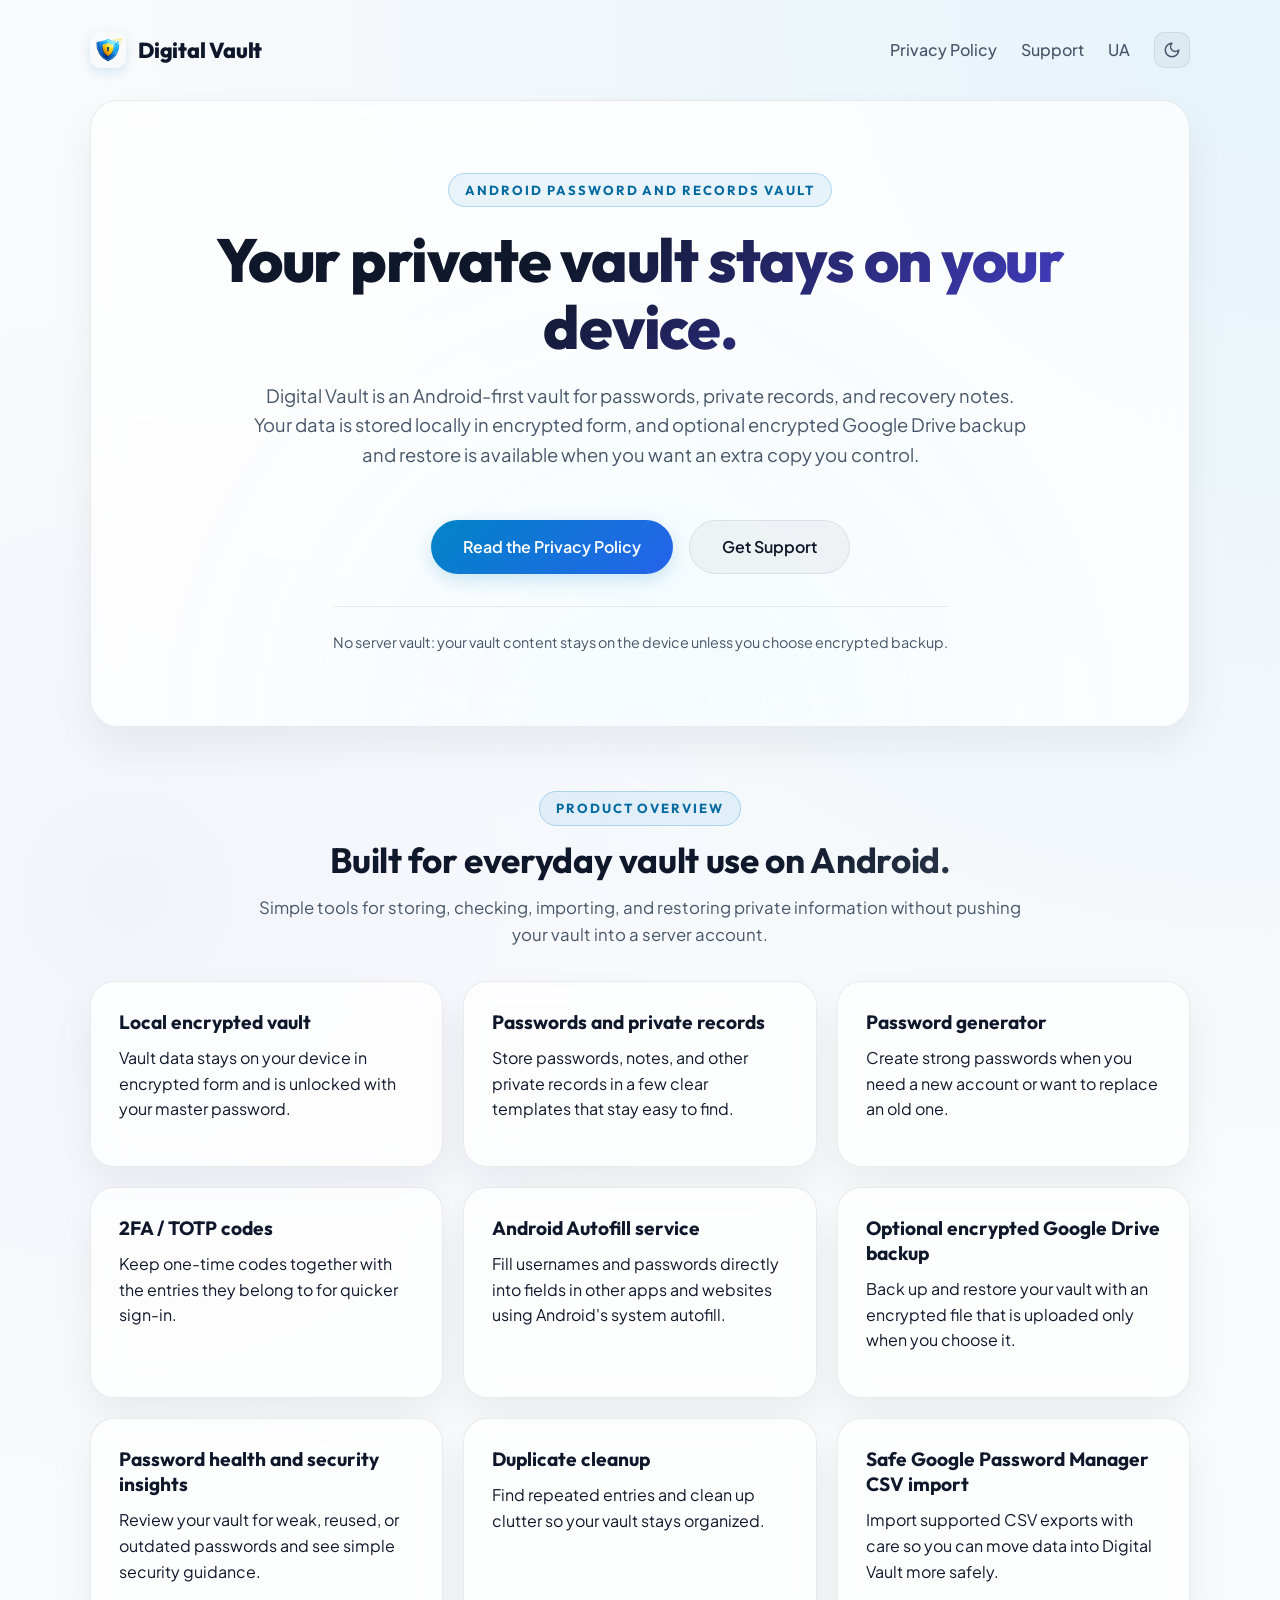
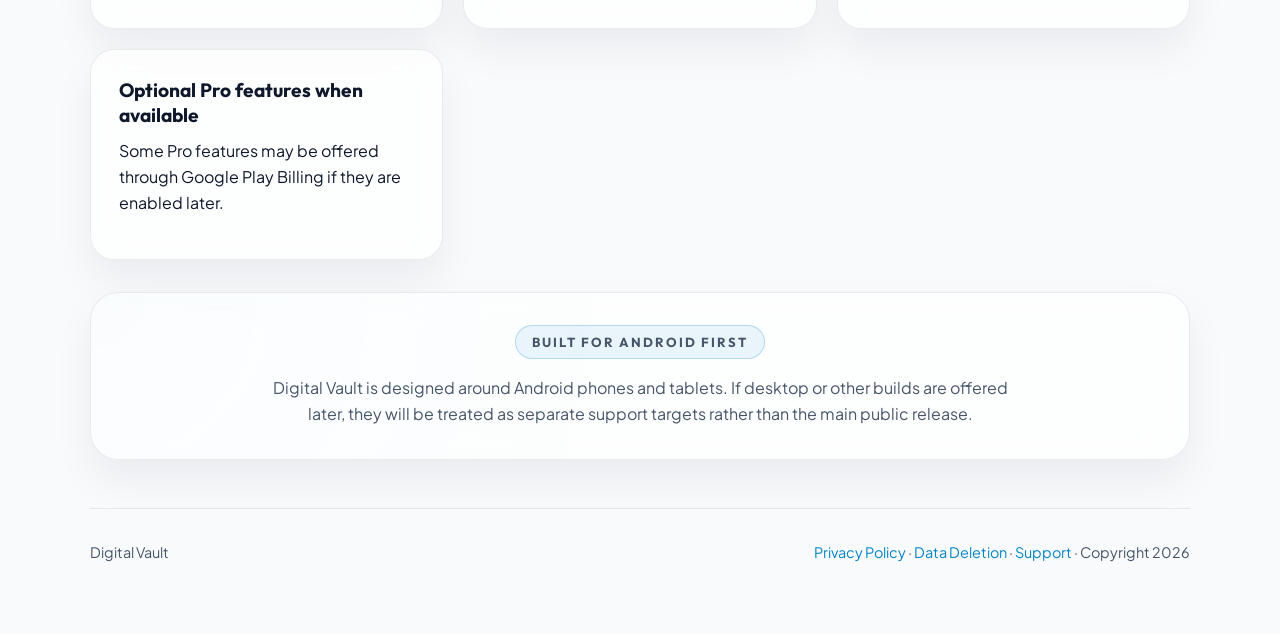
<file: index.html>
<!doctype html>
<html lang="en">
<head>
  <meta charset="utf-8">
  <meta name="viewport" content="width=device-width, initial-scale=1">
  <title>Digital Vault</title>
  <meta name="description" content="Digital Vault is a secure local password and private records vault for Android with encrypted local storage and optional encrypted Google Drive backup and restore.">
  <link rel="icon" type="image/png" href="assets/app_icon.png">
  <link rel="stylesheet" href="assets/styles.css">
  <script>
    (function() {
      const savedTheme = localStorage.getItem('theme');
      const prefersDark = window.matchMedia('(prefers-color-scheme: dark)').matches;
      const theme = savedTheme || (prefersDark ? 'dark' : 'light');
      document.documentElement.setAttribute('data-theme', theme);
    })();
  </script>
</head>
<body>
  <div class="page-shell">
    <header class="site-header">
      <a class="brand" href="./">
        <img src="assets/app_icon.png" alt="Digital Vault Logo">
        <span>Digital Vault</span>
      </a>
      <nav class="site-nav" aria-label="Primary">
        <a href="privacy/">Privacy Policy</a>
        <a href="support/">Support</a>
        <a href="ua/">UA</a>
        <button class="theme-toggle-btn" id="theme-toggle" aria-label="Toggle theme" title="Toggle theme">
          <svg class="sun-icon" viewBox="0 0 24 24" fill="none" stroke="currentColor" stroke-width="2" stroke-linecap="round" stroke-linejoin="round">
            <circle cx="12" cy="12" r="4"></circle>
            <path d="M12 2v2"></path>
            <path d="M12 20v2"></path>
            <path d="M4.93 4.93l1.41 1.41"></path>
            <path d="M17.66 17.66l1.41 1.41"></path>
            <path d="M2 12h2"></path>
            <path d="M20 12h2"></path>
            <path d="M6.34 17.66l-1.41 1.41"></path>
            <path d="M19.07 4.93l-1.41 1.41"></path>
          </svg>
          <svg class="moon-icon" viewBox="0 0 24 24" fill="none" stroke="currentColor" stroke-width="2" stroke-linecap="round" stroke-linejoin="round">
            <path d="M12 3a6 6 0 0 0 9 9 9 9 0 1 1-9-9Z"></path>
          </svg>
        </button>
      </nav>
    </header>

    <main>
      <section class="hero card">
        <p class="eyebrow">Android password and records vault</p>
        <h1>Your private vault stays on your device.</h1>
        <p class="lead">
          Digital Vault is an Android-first vault for passwords, private records, and recovery notes.
          Your data is stored locally in encrypted form, and optional encrypted Google Drive backup and
          restore is available when you want an extra copy you control.
        </p>
        <div class="hero-links" aria-label="Important links">
          <a class="button button-primary" href="privacy/">Read the Privacy Policy</a>
          <a class="button button-secondary" href="support/">Get Support</a>
        </div>
        <p class="vault-note">No server vault: your vault content stays on the device unless you choose encrypted backup.</p>
      </section>

      <section class="feature-section">
        <div class="section-heading">
          <p class="eyebrow">Product overview</p>
          <h2>Built for everyday vault use on Android.</h2>
          <p class="section-lead">
            Simple tools for storing, checking, importing, and restoring private information without
            pushing your vault into a server account.
          </p>
        </div>

        <div class="feature-grid">
          <article class="card feature-card">
            <h3>Local encrypted vault</h3>
            <p>Vault data stays on your device in encrypted form and is unlocked with your master password.</p>
          </article>

          <article class="card feature-card">
            <h3>Passwords and private records</h3>
            <p>Store passwords, notes, and other private records in a few clear templates that stay easy to find.</p>
          </article>

          <article class="card feature-card">
            <h3>Password generator</h3>
            <p>Create strong passwords when you need a new account or want to replace an old one.</p>
          </article>

          <article class="card feature-card">
            <h3>2FA / TOTP codes</h3>
            <p>Keep one-time codes together with the entries they belong to for quicker sign-in.</p>
          </article>

          <article class="card feature-card">
            <h3>Android Autofill service</h3>
            <p>Fill usernames and passwords directly into fields in other apps and websites using Android's system autofill.</p>
          </article>

          <article class="card feature-card">
            <h3>Optional encrypted Google Drive backup</h3>
            <p>Back up and restore your vault with an encrypted file that is uploaded only when you choose it.</p>
          </article>

          <article class="card feature-card">
            <h3>Password health and security insights</h3>
            <p>Review your vault for weak, reused, or outdated passwords and see simple security guidance.</p>
          </article>

          <article class="card feature-card">
            <h3>Duplicate cleanup</h3>
            <p>Find repeated entries and clean up clutter so your vault stays organized.</p>
          </article>

          <article class="card feature-card">
            <h3>Safe Google Password Manager CSV import</h3>
            <p>Import supported CSV exports with care so you can move data into Digital Vault more safely.</p>
          </article>

          <article class="card feature-card">
            <h3>Optional Pro features when available</h3>
            <p>Some Pro features may be offered through Google Play Billing if they are enabled later.</p>
          </article>
        </div>
      </section>

      <section class="card android-first">
        <p class="eyebrow">Built for Android first</p>
        <p>
          Digital Vault is designed around Android phones and tablets. If desktop or other builds are
          offered later, they will be treated as separate support targets rather than the main public release.
        </p>
      </section>
    </main>

    <footer class="site-footer">
      <p>Digital Vault</p>
      <p>
        <a href="privacy/">Privacy Policy</a>
        <span aria-hidden="true">&middot;</span>
        <a href="data-deletion/">Data Deletion</a>
        <span aria-hidden="true">&middot;</span>
        <a href="support/">Support</a>
        <span aria-hidden="true">&middot;</span>
        <span>Copyright 2026</span>
      </p>
    </footer>
  </div>
  <script>
    document.getElementById('theme-toggle').addEventListener('click', () => {
      const currentTheme = document.documentElement.getAttribute('data-theme') || 'dark';
      const newTheme = currentTheme === 'dark' ? 'light' : 'dark';
      document.documentElement.setAttribute('data-theme', newTheme);
      localStorage.setItem('theme', newTheme);
    });
  </script>
</body>
</html>
</file>
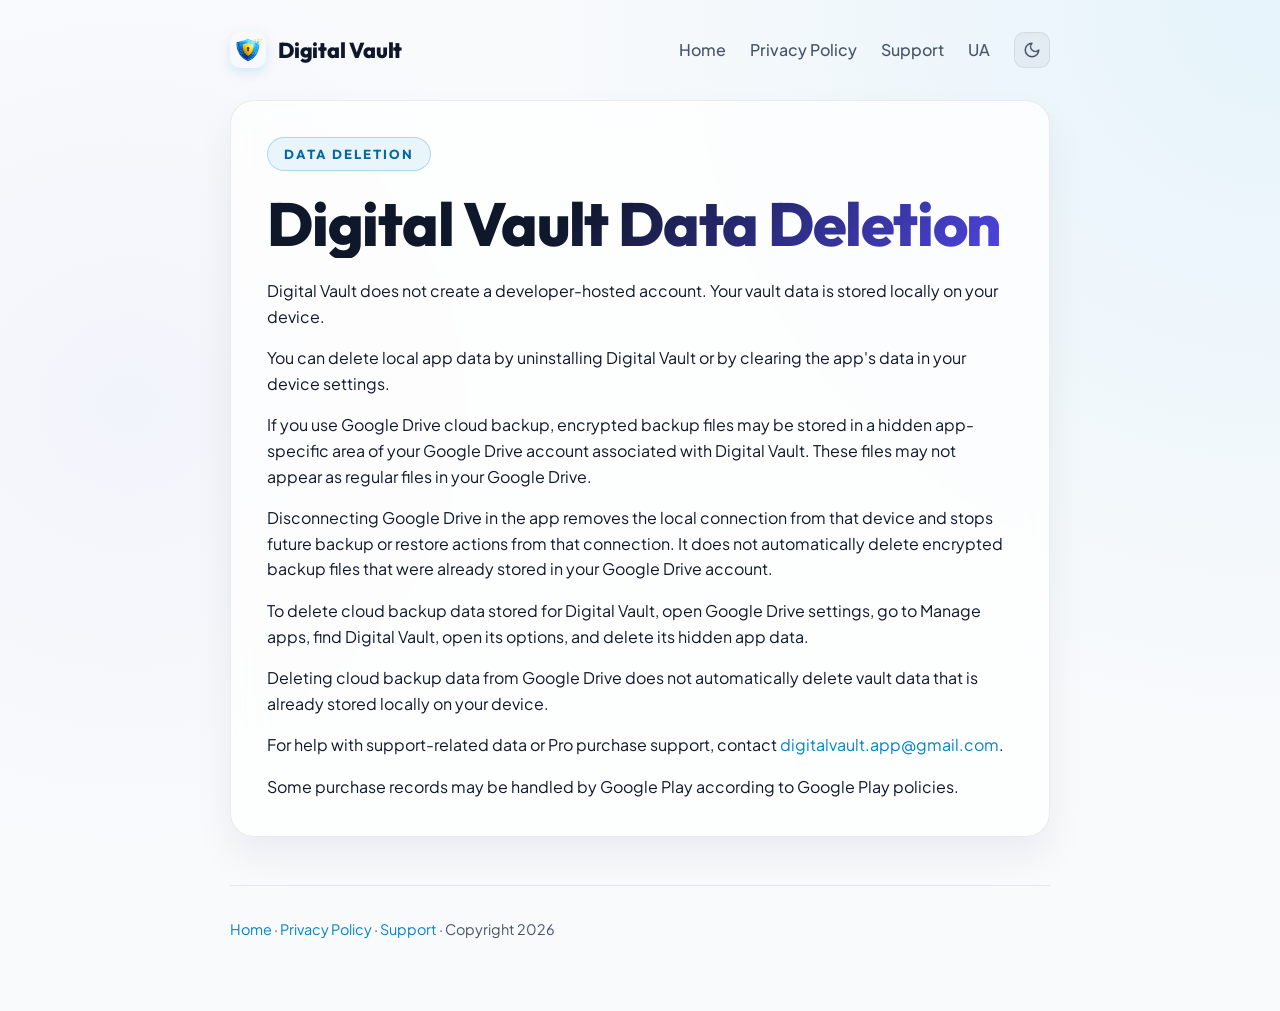
<file: data-deletion/index.html>
<!doctype html>
<html lang="en">
<head>
  <meta charset="utf-8">
  <meta name="viewport" content="width=device-width, initial-scale=1">
  <title>Digital Vault Data Deletion</title>
  <meta name="description" content="Data deletion information for Digital Vault.">
  <link rel="icon" type="image/png" href="../assets/app_icon.png">
  <link rel="stylesheet" href="../assets/styles.css">
  <script>
    (function() {
      const savedTheme = localStorage.getItem('theme');
      const prefersDark = window.matchMedia('(prefers-color-scheme: dark)').matches;
      const theme = savedTheme || (prefersDark ? 'dark' : 'light');
      document.documentElement.setAttribute('data-theme', theme);
    })();
  </script>
</head>
<body>
  <div class="page-shell page-shell-narrow">
    <header class="site-header">
      <a class="brand" href="../">
        <img src="../assets/app_icon.png" alt="Digital Vault Logo">
        <span>Digital Vault</span>
      </a>
      <nav class="site-nav" aria-label="Primary">
        <a href="../">Home</a>
        <a href="../privacy/">Privacy Policy</a>
        <a href="../support/">Support</a>
        <a href="../ua/data-deletion/">UA</a>
        <button class="theme-toggle-btn" id="theme-toggle" aria-label="Toggle theme" title="Toggle theme">
          <svg class="sun-icon" viewBox="0 0 24 24" fill="none" stroke="currentColor" stroke-width="2" stroke-linecap="round" stroke-linejoin="round">
            <circle cx="12" cy="12" r="4"></circle>
            <path d="M12 2v2"></path>
            <path d="M12 20v2"></path>
            <path d="M4.93 4.93l1.41 1.41"></path>
            <path d="M17.66 17.66l1.41 1.41"></path>
            <path d="M2 12h2"></path>
            <path d="M20 12h2"></path>
            <path d="M6.34 17.66l-1.41 1.41"></path>
            <path d="M19.07 4.93l-1.41 1.41"></path>
          </svg>
          <svg class="moon-icon" viewBox="0 0 24 24" fill="none" stroke="currentColor" stroke-width="2" stroke-linecap="round" stroke-linejoin="round">
            <path d="M12 3a6 6 0 0 0 9 9 9 9 0 1 1-9-9Z"></path>
          </svg>
        </button>
      </nav>
    </header>

    <main class="card page-content">
      <p class="eyebrow">Data deletion</p>
      <h1>Digital Vault Data Deletion</h1>
      <p>
        Digital Vault does not create a developer-hosted account. Your vault data is stored locally on your device.
      </p>
      <p>
        You can delete local app data by uninstalling Digital Vault or by clearing the app's data in your device settings.
      </p>
      <p>
        If you use Google Drive cloud backup, encrypted backup files may be stored in a hidden app-specific area of
        your Google Drive account associated with Digital Vault. These files may not appear as regular files in your
        Google Drive.
      </p>
      <p>
        Disconnecting Google Drive in the app removes the local connection from that device and stops future backup or
        restore actions from that connection. It does not automatically delete encrypted backup files that were already
        stored in your Google Drive account.
      </p>
      <p>
        To delete cloud backup data stored for Digital Vault, open Google Drive settings, go to Manage apps, find
        Digital Vault, open its options, and delete its hidden app data.
      </p>
      <p>
        Deleting cloud backup data from Google Drive does not automatically delete vault data that is already stored
        locally on your device.
      </p>
      <p>
        For help with support-related data or Pro purchase support, contact
        <a href="mailto:digitalvault.app@gmail.com">digitalvault.app@gmail.com</a>.
      </p>
      <p>
        Some purchase records may be handled by Google Play according to Google Play policies.
      </p>
    </main>

    <footer class="site-footer">
      <p>
        <a href="../">Home</a>
        <span aria-hidden="true">&middot;</span>
        <a href="../privacy/">Privacy Policy</a>
        <span aria-hidden="true">&middot;</span>
        <a href="../support/">Support</a>
        <span aria-hidden="true">&middot;</span>
        <span>Copyright 2026</span>
      </p>
    </footer>
  </div>
  <script>
    document.getElementById('theme-toggle').addEventListener('click', () => {
      const currentTheme = document.documentElement.getAttribute('data-theme') || 'dark';
      const newTheme = currentTheme === 'dark' ? 'light' : 'dark';
      document.documentElement.setAttribute('data-theme', newTheme);
      localStorage.setItem('theme', newTheme);
    });
  </script>
</body>
</html>
</file>
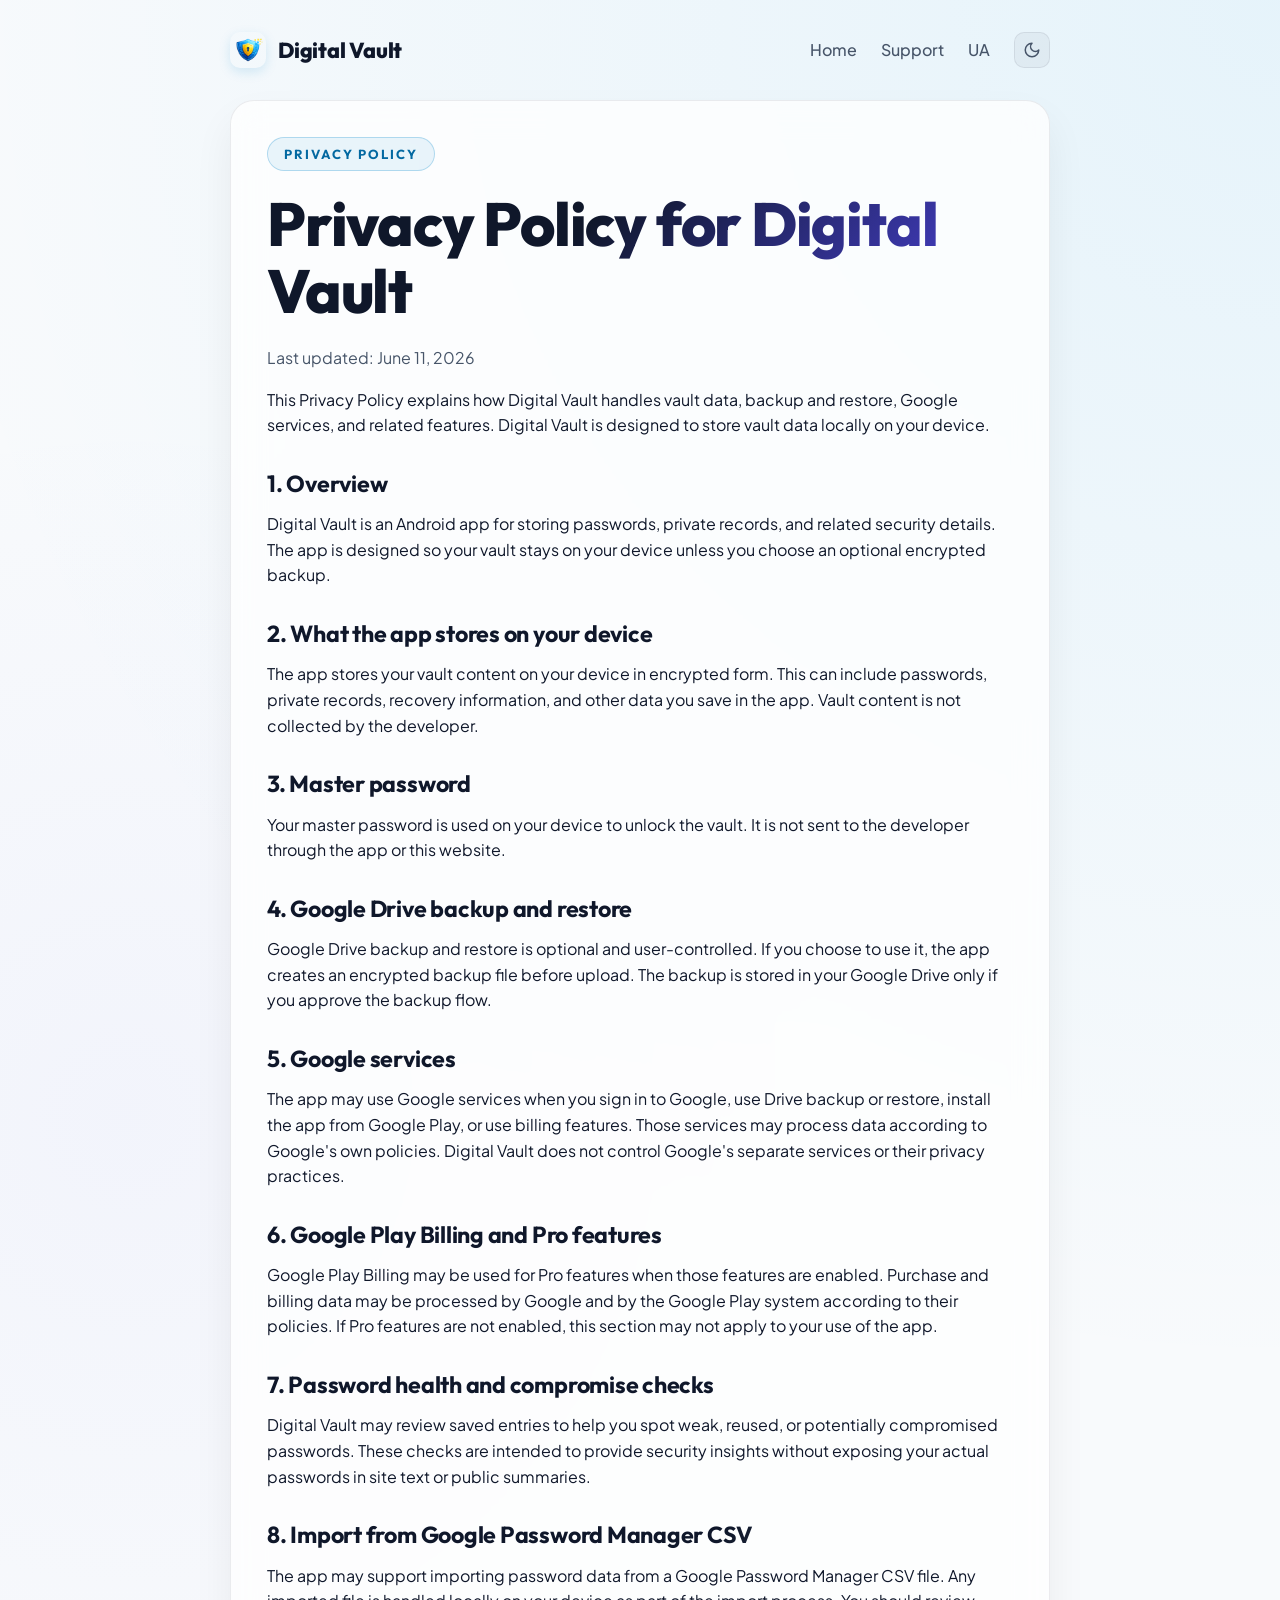
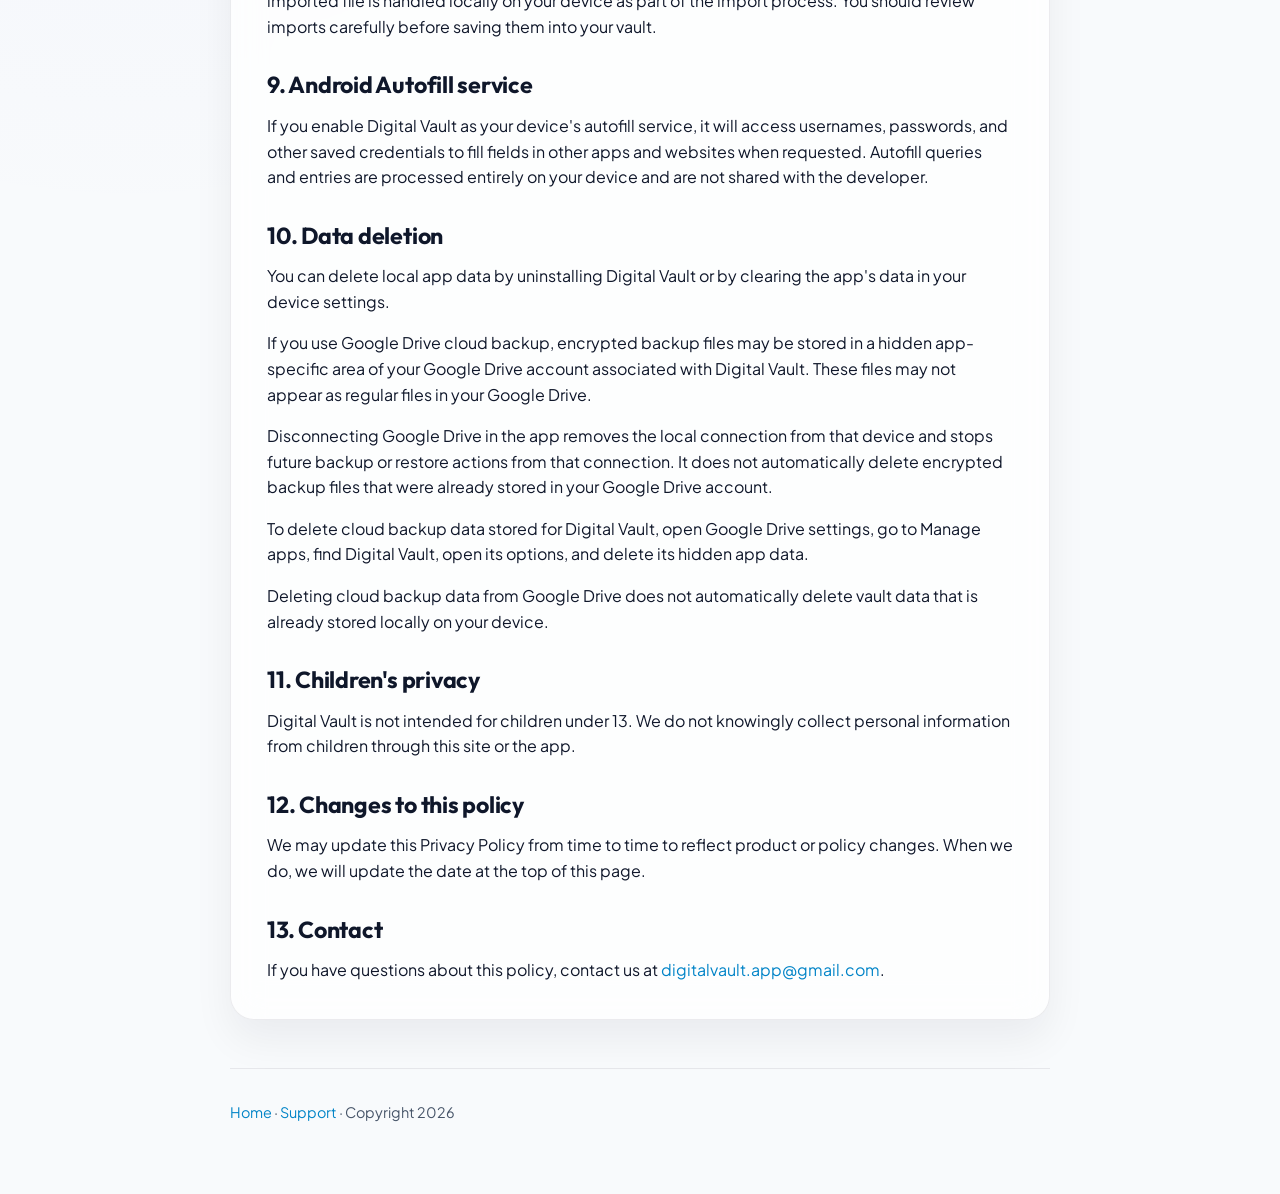
<file: privacy/index.html>
<!doctype html>
<html lang="en">
<head>
  <meta charset="utf-8">
  <meta name="viewport" content="width=device-width, initial-scale=1">
  <title>Privacy Policy for Digital Vault</title>
  <meta name="description" content="Privacy Policy for Digital Vault.">
  <link rel="icon" type="image/png" href="../assets/app_icon.png">
  <link rel="stylesheet" href="../assets/styles.css">
  <script>
    (function() {
      const savedTheme = localStorage.getItem('theme');
      const prefersDark = window.matchMedia('(prefers-color-scheme: dark)').matches;
      const theme = savedTheme || (prefersDark ? 'dark' : 'light');
      document.documentElement.setAttribute('data-theme', theme);
    })();
  </script>
</head>
<body>
  <div class="page-shell page-shell-narrow">
    <header class="site-header">
      <a class="brand" href="../">
        <img src="../assets/app_icon.png" alt="Digital Vault Logo">
        <span>Digital Vault</span>
      </a>
      <nav class="site-nav" aria-label="Primary">
        <a href="../">Home</a>
        <a href="../support/">Support</a>
        <a href="../ua/privacy/">UA</a>
        <button class="theme-toggle-btn" id="theme-toggle" aria-label="Toggle theme" title="Toggle theme">
          <svg class="sun-icon" viewBox="0 0 24 24" fill="none" stroke="currentColor" stroke-width="2" stroke-linecap="round" stroke-linejoin="round">
            <circle cx="12" cy="12" r="4"></circle>
            <path d="M12 2v2"></path>
            <path d="M12 20v2"></path>
            <path d="M4.93 4.93l1.41 1.41"></path>
            <path d="M17.66 17.66l1.41 1.41"></path>
            <path d="M2 12h2"></path>
            <path d="M20 12h2"></path>
            <path d="M6.34 17.66l-1.41 1.41"></path>
            <path d="M19.07 4.93l-1.41 1.41"></path>
          </svg>
          <svg class="moon-icon" viewBox="0 0 24 24" fill="none" stroke="currentColor" stroke-width="2" stroke-linecap="round" stroke-linejoin="round">
            <path d="M12 3a6 6 0 0 0 9 9 9 9 0 1 1-9-9Z"></path>
          </svg>
        </button>
      </nav>
    </header>

    <main class="card page-content">
      <p class="eyebrow">Privacy Policy</p>
      <h1>Privacy Policy for Digital Vault</h1>
      <p class="muted">Last updated: June 11, 2026</p>

      <p>
        This Privacy Policy explains how Digital Vault handles vault data, backup and restore, Google services,
        and related features. Digital Vault is designed to store vault data locally on your device.
      </p>

      <h2>1. Overview</h2>
      <p>
        Digital Vault is an Android app for storing passwords, private records, and related security details.
        The app is designed so your vault stays on your device unless you choose an optional encrypted backup.
      </p>

      <h2>2. What the app stores on your device</h2>
      <p>
        The app stores your vault content on your device in encrypted form.
        This can include passwords, private records, recovery information, and other data you save in the app.
        Vault content is not collected by the developer.
      </p>

      <h2>3. Master password</h2>
      <p>
        Your master password is used on your device to unlock the vault.
        It is not sent to the developer through the app or this website.
      </p>

      <h2>4. Google Drive backup and restore</h2>
      <p>
        Google Drive backup and restore is optional and user-controlled.
        If you choose to use it, the app creates an encrypted backup file before upload.
        The backup is stored in your Google Drive only if you approve the backup flow.
      </p>

      <h2>5. Google services</h2>
      <p>
        The app may use Google services when you sign in to Google, use Drive backup or restore, install the app from
        Google Play, or use billing features. Those services may process data according to Google's own policies.
        Digital Vault does not control Google's separate services or their privacy practices.
      </p>

      <h2>6. Google Play Billing and Pro features</h2>
      <p>
        Google Play Billing may be used for Pro features when those features are enabled.
        Purchase and billing data may be processed by Google and by the Google Play system according to their policies.
        If Pro features are not enabled, this section may not apply to your use of the app.
      </p>

      <h2>7. Password health and compromise checks</h2>
      <p>
        Digital Vault may review saved entries to help you spot weak, reused, or potentially compromised passwords.
        These checks are intended to provide security insights without exposing your actual passwords in site text or
        public summaries.
      </p>

      <h2>8. Import from Google Password Manager CSV</h2>
      <p>
        The app may support importing password data from a Google Password Manager CSV file.
        Any imported file is handled locally on your device as part of the import process.
        You should review imports carefully before saving them into your vault.
      </p>

      <h2>9. Android Autofill service</h2>
      <p>
        If you enable Digital Vault as your device's autofill service, it will access usernames, passwords,
        and other saved credentials to fill fields in other apps and websites when requested.
        Autofill queries and entries are processed entirely on your device and are not shared with the developer.
      </p>

      <h2>10. Data deletion</h2>
      <p>
        You can delete local app data by uninstalling Digital Vault or by clearing the app's data in your device settings.
      </p>
      <p>
        If you use Google Drive cloud backup, encrypted backup files may be stored in a hidden app-specific area of
        your Google Drive account associated with Digital Vault. These files may not appear as regular files in your
        Google Drive.
      </p>
      <p>
        Disconnecting Google Drive in the app removes the local connection from that device and stops future backup or
        restore actions from that connection. It does not automatically delete encrypted backup files that were already
        stored in your Google Drive account.
      </p>
      <p>
        To delete cloud backup data stored for Digital Vault, open Google Drive settings, go to Manage apps, find
        Digital Vault, open its options, and delete its hidden app data.
      </p>
      <p>
        Deleting cloud backup data from Google Drive does not automatically delete vault data that is already stored
        locally on your device.
      </p>

      <h2>11. Children's privacy</h2>
      <p>
        Digital Vault is not intended for children under 13.
        We do not knowingly collect personal information from children through this site or the app.
      </p>

      <h2>12. Changes to this policy</h2>
      <p>
        We may update this Privacy Policy from time to time to reflect product or policy changes.
        When we do, we will update the date at the top of this page.
      </p>

      <h2>13. Contact</h2>
      <p>
        If you have questions about this policy, contact us at
        <a href="mailto:digitalvault.app@gmail.com">digitalvault.app@gmail.com</a>.
      </p>
    </main>

    <footer class="site-footer">
      <p>
        <a href="../">Home</a>
        <span aria-hidden="true">&middot;</span>
        <a href="../support/">Support</a>
        <span aria-hidden="true">&middot;</span>
        <span>Copyright 2026</span>
      </p>
    </footer>
  </div>
  <script>
    document.getElementById('theme-toggle').addEventListener('click', () => {
      const currentTheme = document.documentElement.getAttribute('data-theme') || 'dark';
      const newTheme = currentTheme === 'dark' ? 'light' : 'dark';
      document.documentElement.setAttribute('data-theme', newTheme);
      localStorage.setItem('theme', newTheme);
    });
  </script>
</body>
</html>
</file>
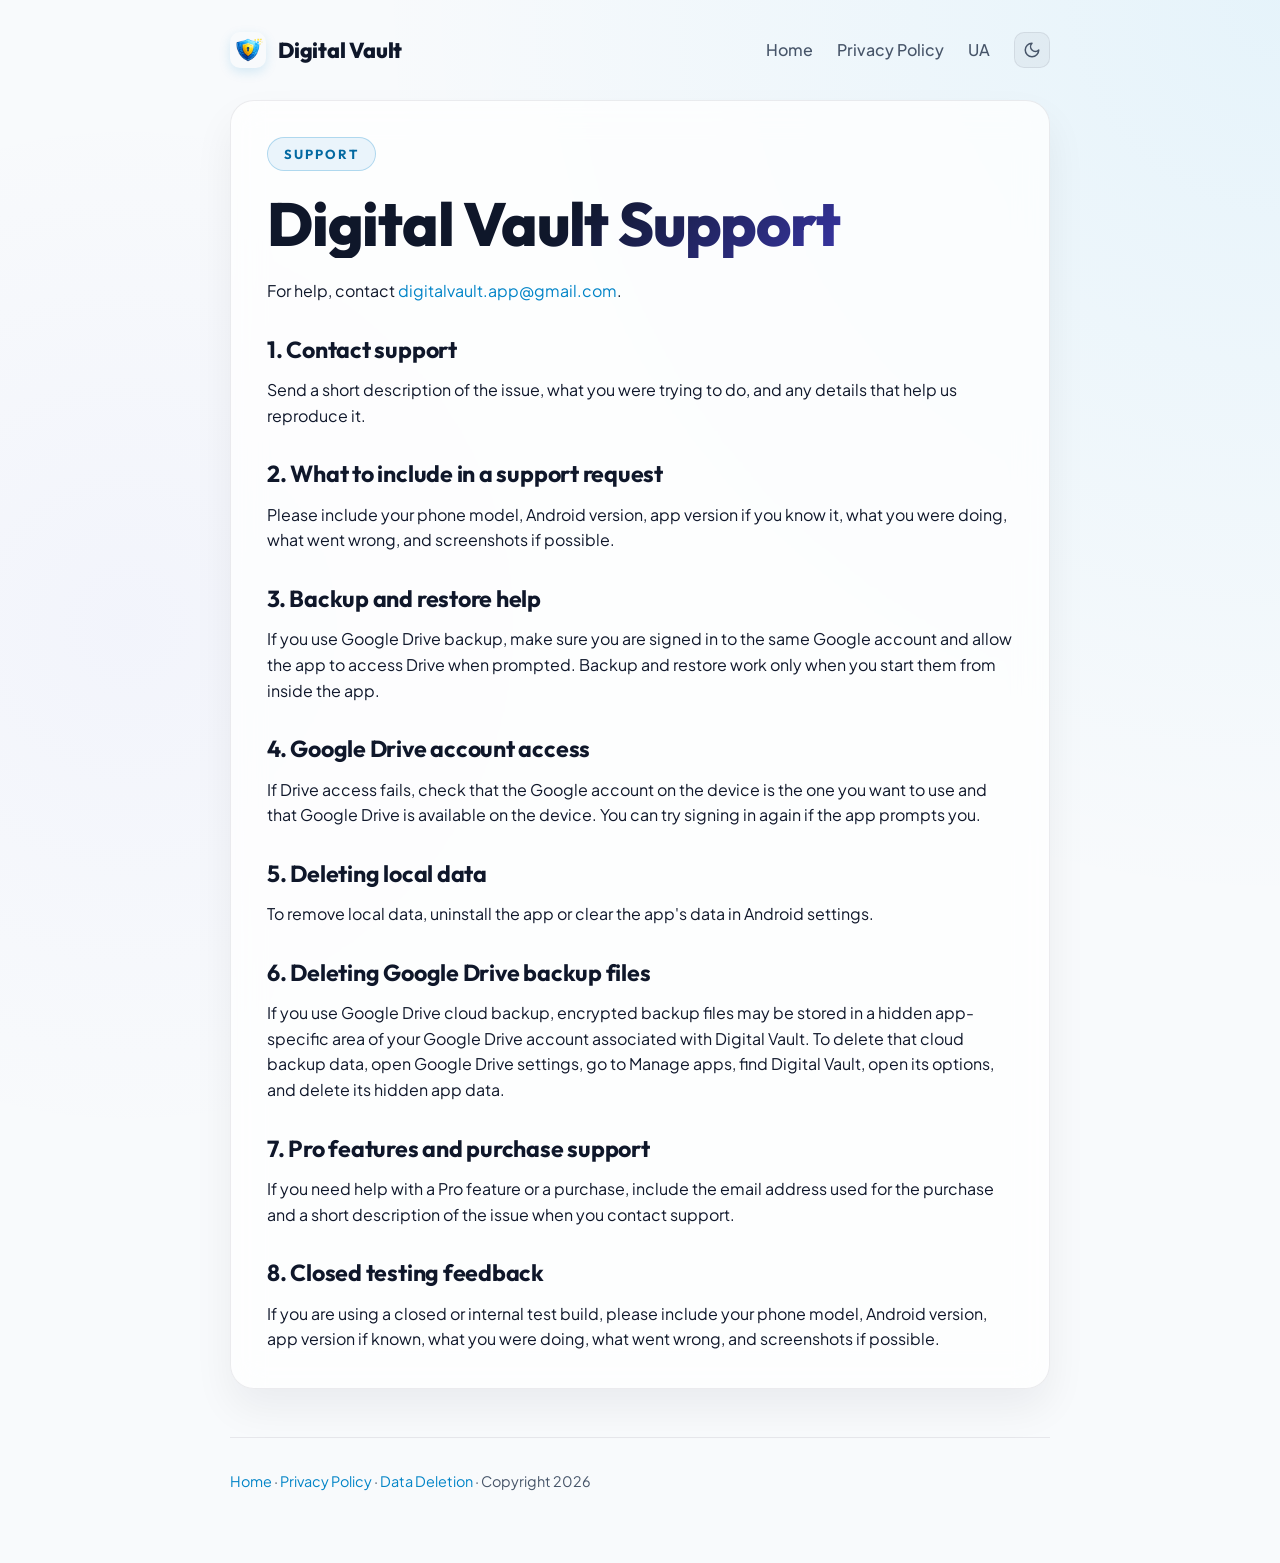
<file: support/index.html>
<!doctype html>
<html lang="en">
<head>
  <meta charset="utf-8">
  <meta name="viewport" content="width=device-width, initial-scale=1">
  <title>Digital Vault Support</title>
  <meta name="description" content="Support page for Digital Vault.">
  <link rel="icon" type="image/png" href="../assets/app_icon.png">
  <link rel="stylesheet" href="../assets/styles.css">
  <script>
    (function() {
      const savedTheme = localStorage.getItem('theme');
      const prefersDark = window.matchMedia('(prefers-color-scheme: dark)').matches;
      const theme = savedTheme || (prefersDark ? 'dark' : 'light');
      document.documentElement.setAttribute('data-theme', theme);
    })();
  </script>
</head>
<body>
  <div class="page-shell page-shell-narrow">
    <header class="site-header">
      <a class="brand" href="../">
        <img src="../assets/app_icon.png" alt="Digital Vault Logo">
        <span>Digital Vault</span>
      </a>
      <nav class="site-nav" aria-label="Primary">
        <a href="../">Home</a>
        <a href="../privacy/">Privacy Policy</a>
        <a href="../ua/support/">UA</a>
        <button class="theme-toggle-btn" id="theme-toggle" aria-label="Toggle theme" title="Toggle theme">
          <svg class="sun-icon" viewBox="0 0 24 24" fill="none" stroke="currentColor" stroke-width="2" stroke-linecap="round" stroke-linejoin="round">
            <circle cx="12" cy="12" r="4"></circle>
            <path d="M12 2v2"></path>
            <path d="M12 20v2"></path>
            <path d="M4.93 4.93l1.41 1.41"></path>
            <path d="M17.66 17.66l1.41 1.41"></path>
            <path d="M2 12h2"></path>
            <path d="M20 12h2"></path>
            <path d="M6.34 17.66l-1.41 1.41"></path>
            <path d="M19.07 4.93l-1.41 1.41"></path>
          </svg>
          <svg class="moon-icon" viewBox="0 0 24 24" fill="none" stroke="currentColor" stroke-width="2" stroke-linecap="round" stroke-linejoin="round">
            <path d="M12 3a6 6 0 0 0 9 9 9 9 0 1 1-9-9Z"></path>
          </svg>
        </button>
      </nav>
    </header>

    <main class="card page-content">
      <p class="eyebrow">Support</p>
      <h1>Digital Vault Support</h1>
      <p>
        For help, contact <a href="mailto:digitalvault.app@gmail.com">digitalvault.app@gmail.com</a>.
      </p>

      <h2>1. Contact support</h2>
      <p>
        Send a short description of the issue, what you were trying to do, and any details that help us reproduce it.
      </p>

      <h2>2. What to include in a support request</h2>
      <p>
        Please include your phone model, Android version, app version if you know it, what you were doing, what went
        wrong, and screenshots if possible.
      </p>

      <h2>3. Backup and restore help</h2>
      <p>
        If you use Google Drive backup, make sure you are signed in to the same Google account and allow the app to
        access Drive when prompted. Backup and restore work only when you start them from inside the app.
      </p>

      <h2>4. Google Drive account access</h2>
      <p>
        If Drive access fails, check that the Google account on the device is the one you want to use and that Google
        Drive is available on the device. You can try signing in again if the app prompts you.
      </p>

      <h2>5. Deleting local data</h2>
      <p>
        To remove local data, uninstall the app or clear the app's data in Android settings.
      </p>

      <h2>6. Deleting Google Drive backup files</h2>
      <p>
        If you use Google Drive cloud backup, encrypted backup files may be stored in a hidden app-specific area of
        your Google Drive account associated with Digital Vault. To delete that cloud backup data, open Google Drive
        settings, go to Manage apps, find Digital Vault, open its options, and delete its hidden app data.
      </p>

      <h2>7. Pro features and purchase support</h2>
      <p>
        If you need help with a Pro feature or a purchase, include the email address used for the purchase and a short
        description of the issue when you contact support.
      </p>

      <h2>8. Closed testing feedback</h2>
      <p>
        If you are using a closed or internal test build, please include your phone model, Android version, app version
        if known, what you were doing, what went wrong, and screenshots if possible.
      </p>
    </main>

    <footer class="site-footer">
      <p>
        <a href="../">Home</a>
        <span aria-hidden="true">&middot;</span>
        <a href="../privacy/">Privacy Policy</a>
        <span aria-hidden="true">&middot;</span>
        <a href="../data-deletion/">Data Deletion</a>
        <span aria-hidden="true">&middot;</span>
        <span>Copyright 2026</span>
      </p>
    </footer>
  </div>
  <script>
    document.getElementById('theme-toggle').addEventListener('click', () => {
      const currentTheme = document.documentElement.getAttribute('data-theme') || 'dark';
      const newTheme = currentTheme === 'dark' ? 'light' : 'dark';
      document.documentElement.setAttribute('data-theme', newTheme);
      localStorage.setItem('theme', newTheme);
    });
  </script>
</body>
</html>
</file>
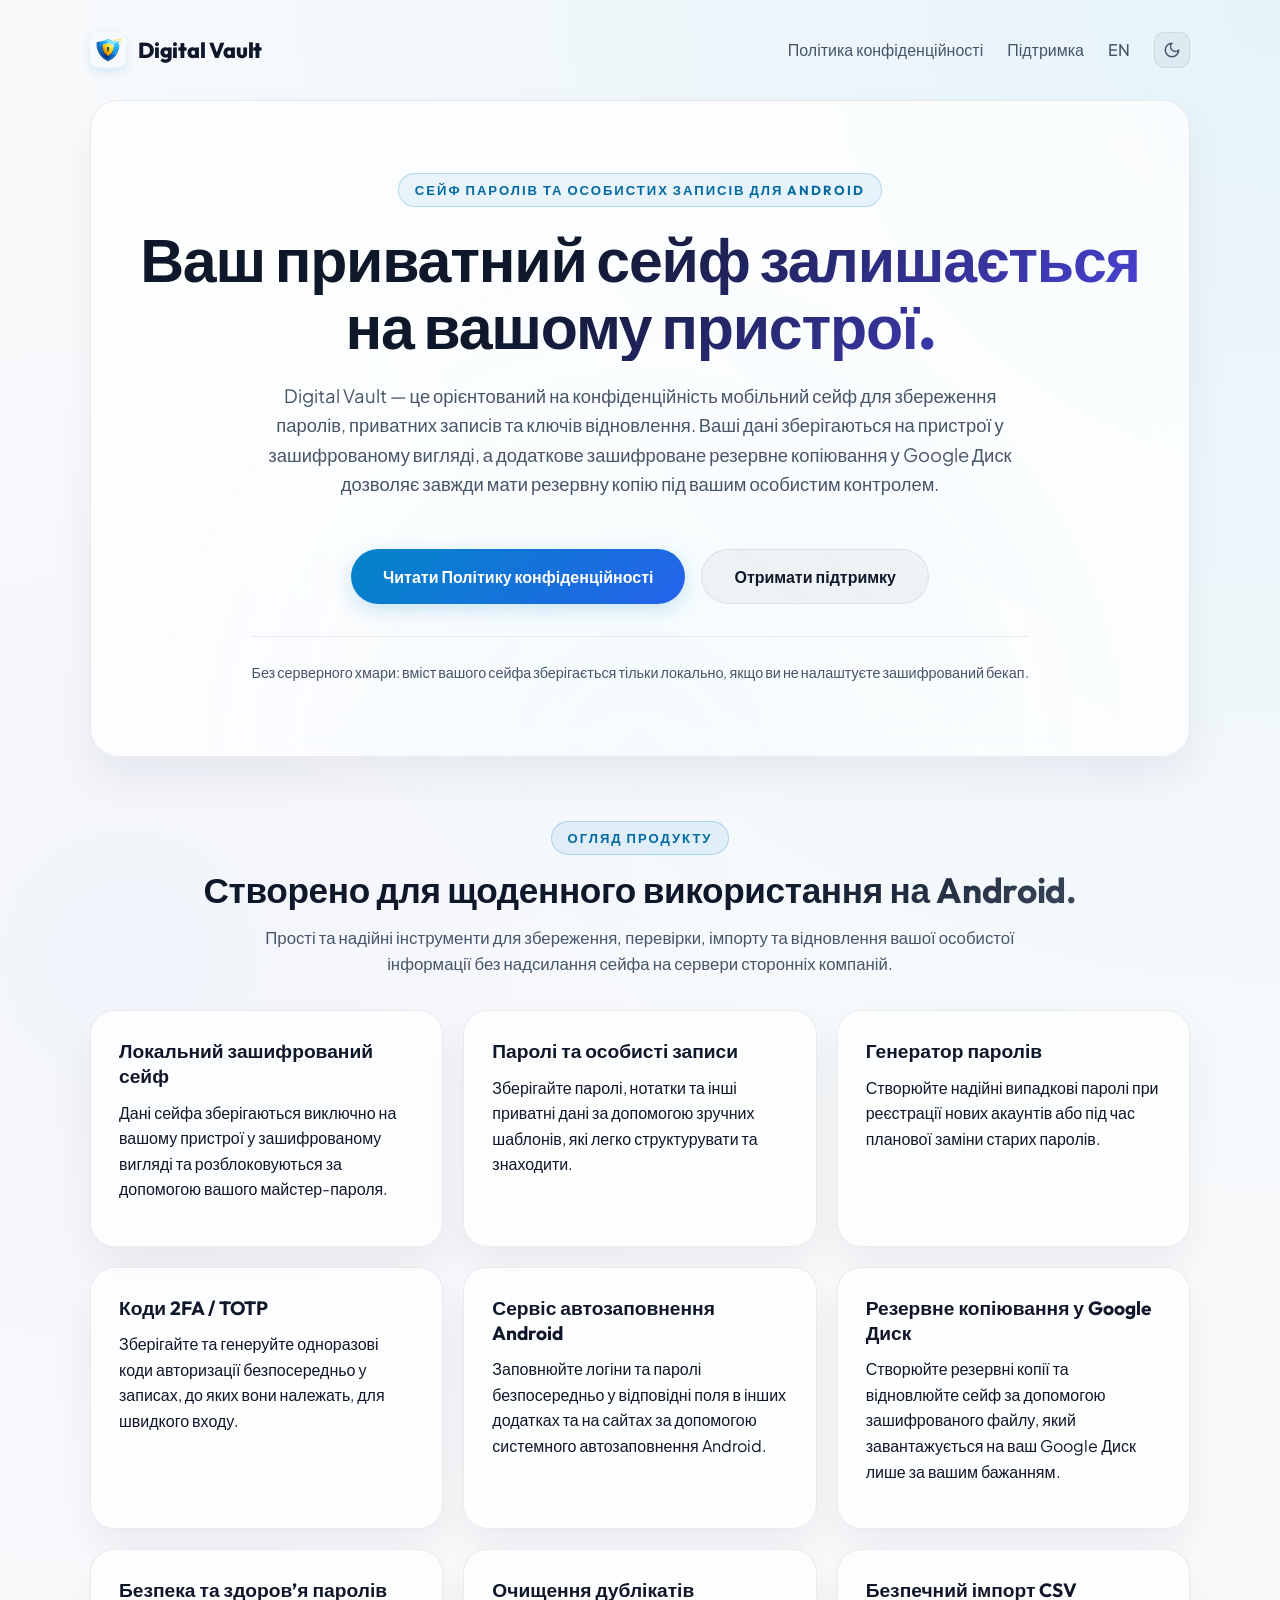
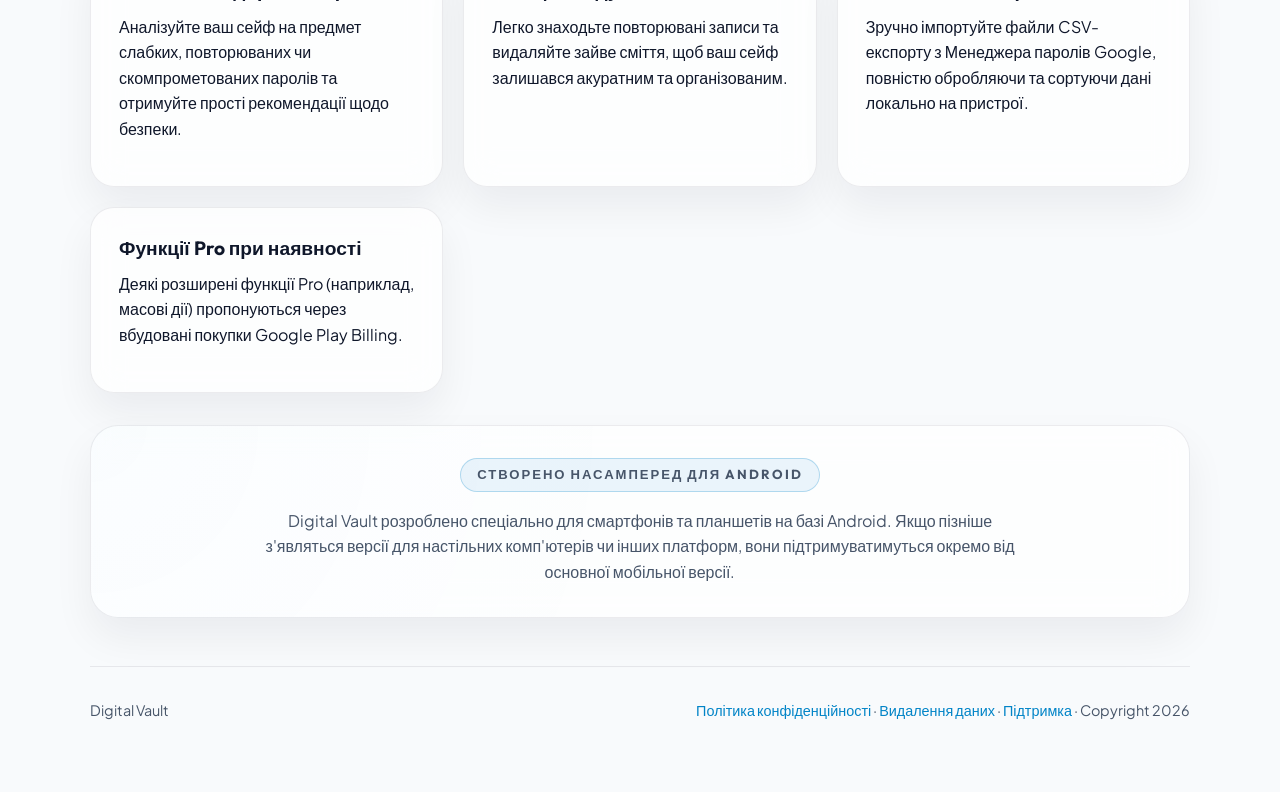
<file: ua/index.html>
<!doctype html>
<html lang="uk">
<head>
  <meta charset="utf-8">
  <meta name="viewport" content="width=device-width, initial-scale=1">
  <title>Digital Vault — Сейф паролів</title>
  <meta name="description" content="Digital Vault — це безпечний локальний сейф паролів та особистих записів для Android із зашифрованим локальним сховищем та резервним копіюванням у Google Диск.">
  <link rel="icon" type="image/png" href="../assets/app_icon.png">
  <link rel="stylesheet" href="../assets/styles.css">
  <script>
    (function() {
      const savedTheme = localStorage.getItem('theme');
      const prefersDark = window.matchMedia('(prefers-color-scheme: dark)').matches;
      const theme = savedTheme || (prefersDark ? 'dark' : 'light');
      document.documentElement.setAttribute('data-theme', theme);
    })();
  </script>
</head>
<body>
  <div class="page-shell">
    <header class="site-header">
      <a class="brand" href="./">
        <img src="../assets/app_icon.png" alt="Digital Vault Logo">
        <span>Digital Vault</span>
      </a>
      <nav class="site-nav" aria-label="Primary">
        <a href="privacy/">Політика конфіденційності</a>
        <a href="support/">Підтримка</a>
        <a href="../">EN</a>
        <button class="theme-toggle-btn" id="theme-toggle" aria-label="Toggle theme" title="Toggle theme">
          <svg class="sun-icon" viewBox="0 0 24 24" fill="none" stroke="currentColor" stroke-width="2" stroke-linecap="round" stroke-linejoin="round">
            <circle cx="12" cy="12" r="4"></circle>
            <path d="M12 2v2"></path>
            <path d="M12 20v2"></path>
            <path d="M4.93 4.93l1.41 1.41"></path>
            <path d="M17.66 17.66l1.41 1.41"></path>
            <path d="M2 12h2"></path>
            <path d="M20 12h2"></path>
            <path d="M6.34 17.66l-1.41 1.41"></path>
            <path d="M19.07 4.93l-1.41 1.41"></path>
          </svg>
          <svg class="moon-icon" viewBox="0 0 24 24" fill="none" stroke="currentColor" stroke-width="2" stroke-linecap="round" stroke-linejoin="round">
            <path d="M12 3a6 6 0 0 0 9 9 9 9 0 1 1-9-9Z"></path>
          </svg>
        </button>
      </nav>
    </header>

    <main>
      <section class="hero card">
        <p class="eyebrow">Сейф паролів та особистих записів для Android</p>
        <h1>Ваш приватний сейф залишається на вашому пристрої.</h1>
        <p class="lead">
          Digital Vault — це орієнтований на конфіденційність мобільний сейф для збереження паролів, приватних записів та ключів відновлення.
          Ваші дані зберігаються на пристрої у зашифрованому вигляді, а додаткове зашифроване резервне копіювання у Google Диск дозволяє
          завжди мати резервну копію під вашим особистим контролем.
        </p>
        <div class="hero-links" aria-label="Важливі посилання">
          <a class="button button-primary" href="privacy/">Читати Політику конфіденційності</a>
          <a class="button button-secondary" href="support/">Отримати підтримку</a>
        </div>
        <p class="vault-note">Без серверного хмари: вміст вашого сейфа зберігається тільки локально, якщо ви не налаштуєте зашифрований бекап.</p>
      </section>

      <section class="feature-section">
        <div class="section-heading">
          <p class="eyebrow">Огляд продукту</p>
          <h2>Створено для щоденного використання на Android.</h2>
          <p class="section-lead">
            Прості та надійні інструменти для збереження, перевірки, імпорту та відновлення вашої особистої інформації без
            надсилання сейфа на сервери сторонніх компаній.
          </p>
        </div>

        <div class="feature-grid">
          <article class="card feature-card">
            <h3>Локальний зашифрований сейф</h3>
            <p>Дані сейфа зберігаються виключно на вашому пристрої у зашифрованому вигляді та розблоковуються за допомогою вашого майстер-пароля.</p>
          </article>

          <article class="card feature-card">
            <h3>Паролі та особисті записи</h3>
            <p>Зберігайте паролі, нотатки та інші приватні дані за допомогою зручних шаблонів, які легко структурувати та знаходити.</p>
          </article>

          <article class="card feature-card">
            <h3>Генератор паролів</h3>
            <p>Створюйте надійні випадкові паролі при реєстрації нових акаунтів або під час планової заміни старих паролів.</p>
          </article>

          <article class="card feature-card">
            <h3>Коди 2FA / TOTP</h3>
            <p>Зберігайте та генеруйте одноразові коди авторизації безпосередньо у записах, до яких вони належать, для швидкого входу.</p>
          </article>

          <article class="card feature-card">
            <h3>Сервіс автозаповнення Android</h3>
            <p>Заповнюйте логіни та паролі безпосередньо у відповідні поля в інших додатках та на сайтах за допомогою системного автозаповнення Android.</p>
          </article>

          <article class="card feature-card">
            <h3>Резервне копіювання у Google Диск</h3>
            <p>Створюйте резервні копії та відновлюйте сейф за допомогою зашифрованого файлу, який завантажується на ваш Google Диск лише за вашим бажанням.</p>
          </article>

          <article class="card feature-card">
            <h3>Безпека та здоров’я паролів</h3>
            <p>Аналізуйте ваш сейф на предмет слабких, повторюваних чи скомпрометованих паролів та отримуйте прості рекомендації щодо безпеки.</p>
          </article>

          <article class="card feature-card">
            <h3>Очищення дублікатів</h3>
            <p>Легко знаходьте повторювані записи та видаляйте зайве сміття, щоб ваш сейф залишався акуратним та організованим.</p>
          </article>

          <article class="card feature-card">
            <h3>Безпечний імпорт CSV</h3>
            <p>Зручно імпортуйте файли CSV-експорту з Менеджера паролів Google, повністю обробляючи та сортуючи дані локально на пристрої.</p>
          </article>

          <article class="card feature-card">
            <h3>Функції Pro при наявності</h3>
            <p>Деякі розширені функції Pro (наприклад, масові дії) пропонуються через вбудовані покупки Google Play Billing.</p>
          </article>
        </div>
      </section>

      <section class="card android-first">
        <p class="eyebrow">Створено насамперед для Android</p>
        <p>
          Digital Vault розроблено спеціально для смартфонів та планшетів на базі Android. Якщо пізніше з'являться версії для
          настільних комп'ютерів чи інших платформ, вони підтримуватимуться окремо від основної мобільної версії.
        </p>
      </section>
    </main>

    <footer class="site-footer">
      <p>Digital Vault</p>
      <p>
        <a href="privacy/">Політика конфіденційності</a>
        <span aria-hidden="true">&middot;</span>
        <a href="data-deletion/">Видалення даних</a>
        <span aria-hidden="true">&middot;</span>
        <a href="support/">Підтримка</a>
        <span aria-hidden="true">&middot;</span>
        <span>Copyright 2026</span>
      </p>
    </footer>
  </div>
  <script>
    document.getElementById('theme-toggle').addEventListener('click', () => {
      const currentTheme = document.documentElement.getAttribute('data-theme') || 'dark';
      const newTheme = currentTheme === 'dark' ? 'light' : 'dark';
      document.documentElement.setAttribute('data-theme', newTheme);
      localStorage.setItem('theme', newTheme);
    });
  </script>
</body>
</html>
</file>
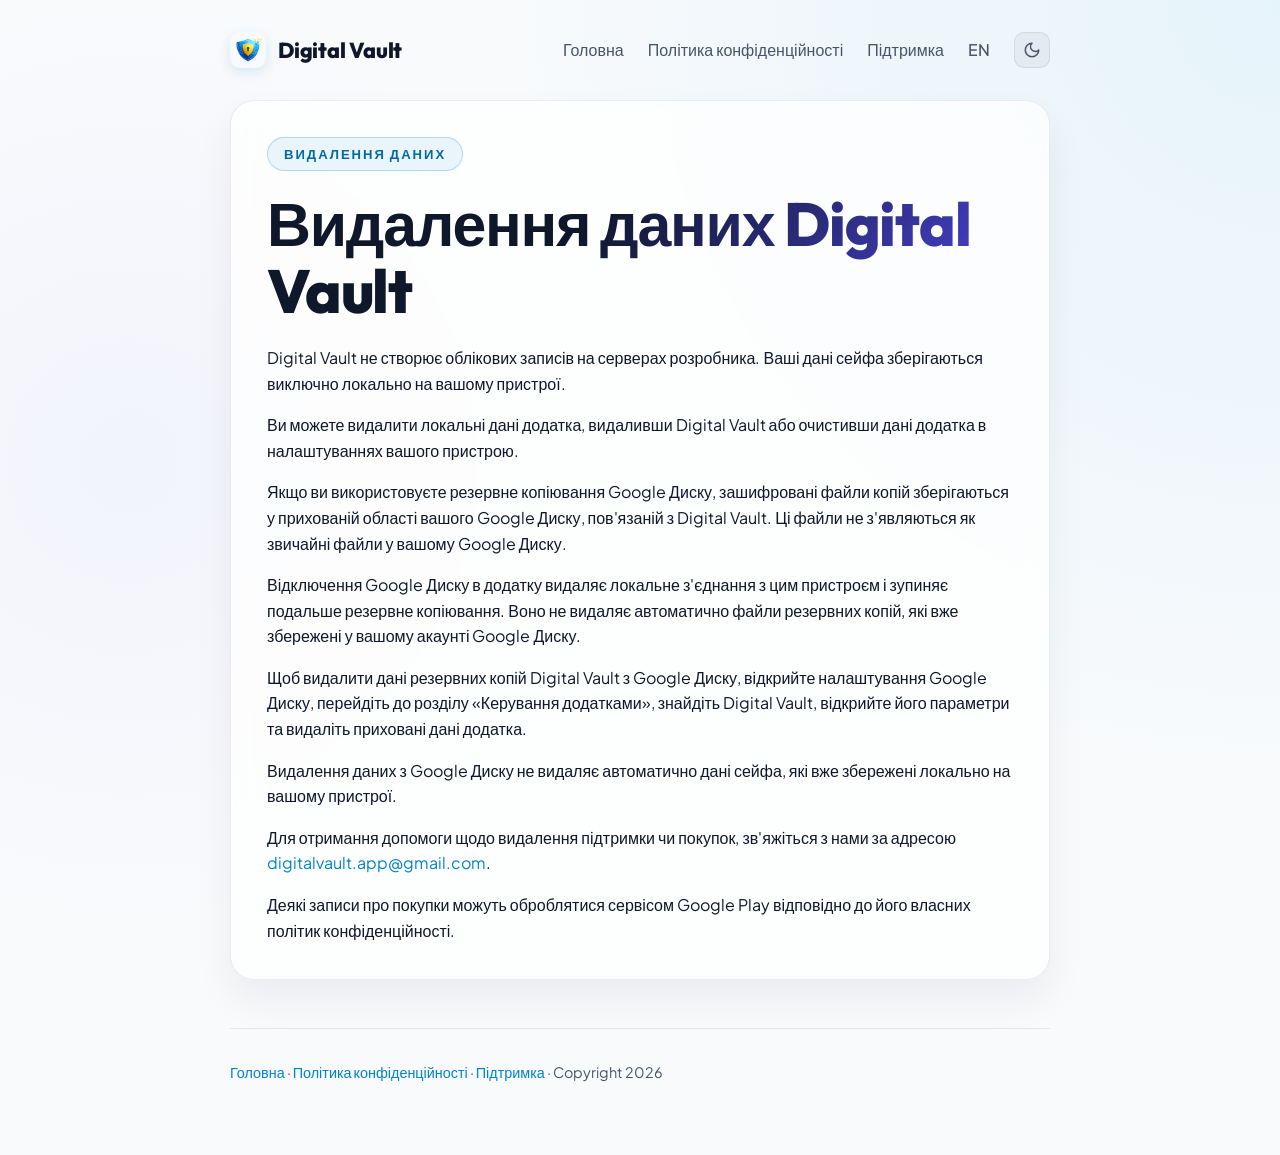
<file: ua/data-deletion/index.html>
<!doctype html>
<html lang="uk">
<head>
  <meta charset="utf-8">
  <meta name="viewport" content="width=device-width, initial-scale=1">
  <title>Видалення даних Digital Vault</title>
  <meta name="description" content="Інформація про видалення даних Digital Vault.">
  <link rel="icon" type="image/png" href="../../assets/app_icon.png">
  <link rel="stylesheet" href="../../assets/styles.css">
  <script>
    (function() {
      const savedTheme = localStorage.getItem('theme');
      const prefersDark = window.matchMedia('(prefers-color-scheme: dark)').matches;
      const theme = savedTheme || (prefersDark ? 'dark' : 'light');
      document.documentElement.setAttribute('data-theme', theme);
    })();
  </script>
</head>
<body>
  <div class="page-shell page-shell-narrow">
    <header class="site-header">
      <a class="brand" href="../">
        <img src="../../assets/app_icon.png" alt="Digital Vault Logo">
        <span>Digital Vault</span>
      </a>
      <nav class="site-nav" aria-label="Primary">
        <a href="../">Головна</a>
        <a href="../privacy/">Політика конфіденційності</a>
        <a href="../support/">Підтримка</a>
        <a href="../../data-deletion/">EN</a>
        <button class="theme-toggle-btn" id="theme-toggle" aria-label="Toggle theme" title="Toggle theme">
          <svg class="sun-icon" viewBox="0 0 24 24" fill="none" stroke="currentColor" stroke-width="2" stroke-linecap="round" stroke-linejoin="round">
            <circle cx="12" cy="12" r="4"></circle>
            <path d="M12 2v2"></path>
            <path d="M12 20v2"></path>
            <path d="M4.93 4.93l1.41 1.41"></path>
            <path d="M17.66 17.66l1.41 1.41"></path>
            <path d="M2 12h2"></path>
            <path d="M20 12h2"></path>
            <path d="M6.34 17.66l-1.41 1.41"></path>
            <path d="M19.07 4.93l-1.41 1.41"></path>
          </svg>
          <svg class="moon-icon" viewBox="0 0 24 24" fill="none" stroke="currentColor" stroke-width="2" stroke-linecap="round" stroke-linejoin="round">
            <path d="M12 3a6 6 0 0 0 9 9 9 9 0 1 1-9-9Z"></path>
          </svg>
        </button>
      </nav>
    </header>

    <main class="card page-content">
      <p class="eyebrow">Видалення даних</p>
      <h1>Видалення даних Digital Vault</h1>
      <p>
        Digital Vault не створює облікових записів на серверах розробника. Ваші дані сейфа зберігаються виключно локально на вашому пристрої.
      </p>
      <p>
        Ви можете видалити локальні дані додатка, видаливши Digital Vault або очистивши дані додатка в налаштуваннях вашого пристрою.
      </p>
      <p>
        Якщо ви використовуєте резервне копіювання Google Диску, зашифровані файли копій зберігаються у прихованій області вашого Google Диску, пов'язаній з Digital Vault. Ці файли не з'являються як звичайні файли у вашому Google Диску.
      </p>
      <p>
        Відключення Google Диску в додатку видаляє локальне з'єднання з цим пристроєм і зупиняє подальше резервне копіювання. Воно не видаляє автоматично файли резервних копій, які вже збережені у вашому акаунті Google Диску.
      </p>
      <p>
        Щоб видалити дані резервних копій Digital Vault з Google Диску, відкрийте налаштування Google Диску, перейдіть до розділу «Керування додатками», знайдіть Digital Vault, відкрийте його параметри та видаліть приховані дані додатка.
      </p>
      <p>
        Видалення даних з Google Диску не видаляє автоматично дані сейфа, які вже збережені локально на вашому пристрої.
      </p>
      <p>
        Для отримання допомоги щодо видалення підтримки чи покупок, зв'яжіться з нами за адресою
        <a href="mailto:digitalvault.app@gmail.com">digitalvault.app@gmail.com</a>.
      </p>
      <p>
        Деякі записи про покупки можуть оброблятися сервісом Google Play відповідно до його власних політик конфіденційності.
      </p>
    </main>

    <footer class="site-footer">
      <p>
        <a href="../">Головна</a>
        <span aria-hidden="true">&middot;</span>
        <a href="../privacy/">Політика конфіденційності</a>
        <span aria-hidden="true">&middot;</span>
        <a href="../support/">Підтримка</a>
        <span aria-hidden="true">&middot;</span>
        <span>Copyright 2026</span>
      </p>
    </footer>
  </div>
  <script>
    document.getElementById('theme-toggle').addEventListener('click', () => {
      const currentTheme = document.documentElement.getAttribute('data-theme') || 'dark';
      const newTheme = currentTheme === 'dark' ? 'light' : 'dark';
      document.documentElement.setAttribute('data-theme', newTheme);
      localStorage.setItem('theme', newTheme);
    });
  </script>
</body>
</html>
</file>
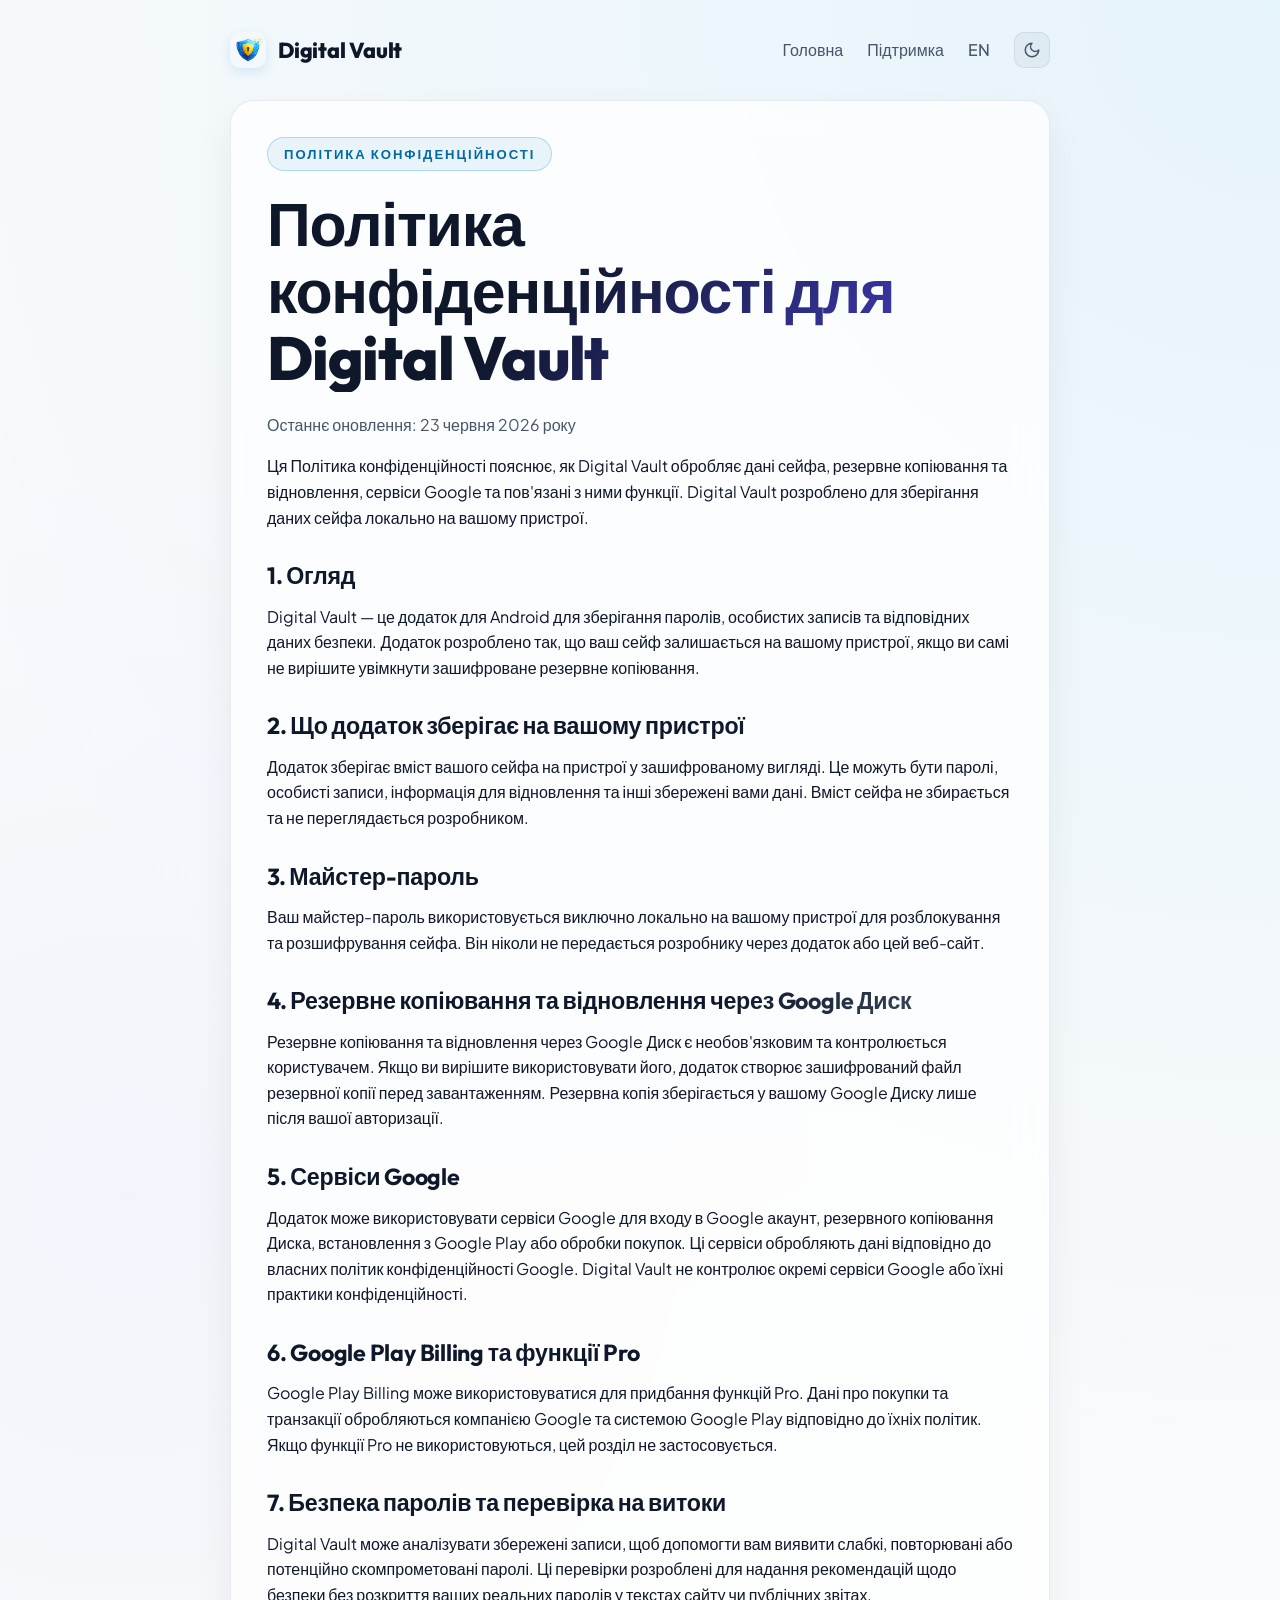
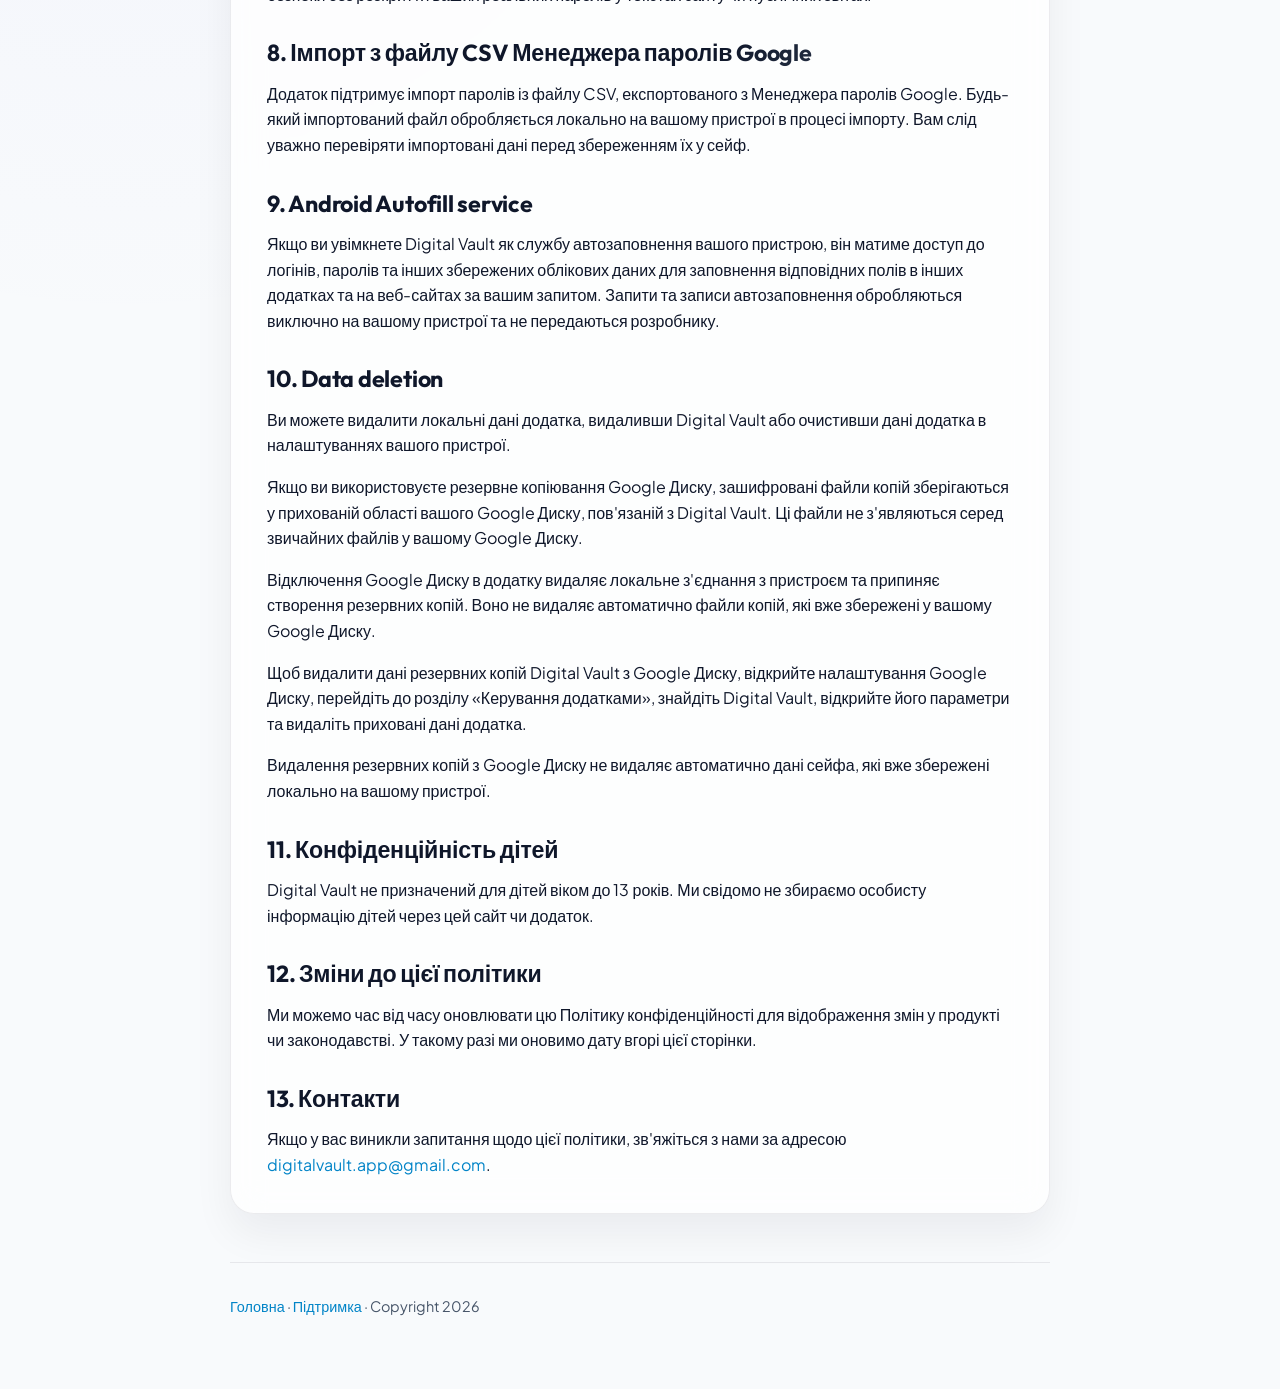
<file: ua/privacy/index.html>
<!doctype html>
<html lang="uk">
<head>
  <meta charset="utf-8">
  <meta name="viewport" content="width=device-width, initial-scale=1">
  <title>Політика конфіденційності для Digital Vault</title>
  <meta name="description" content="Політика конфіденційності для Digital Vault.">
  <link rel="icon" type="image/png" href="../../assets/app_icon.png">
  <link rel="stylesheet" href="../../assets/styles.css">
  <script>
    (function() {
      const savedTheme = localStorage.getItem('theme');
      const prefersDark = window.matchMedia('(prefers-color-scheme: dark)').matches;
      const theme = savedTheme || (prefersDark ? 'dark' : 'light');
      document.documentElement.setAttribute('data-theme', theme);
    })();
  </script>
</head>
<body>
  <div class="page-shell page-shell-narrow">
    <header class="site-header">
      <a class="brand" href="../">
        <img src="../../assets/app_icon.png" alt="Digital Vault Logo">
        <span>Digital Vault</span>
      </a>
      <nav class="site-nav" aria-label="Primary">
        <a href="../">Головна</a>
        <a href="../support/">Підтримка</a>
        <a href="../../privacy/">EN</a>
        <button class="theme-toggle-btn" id="theme-toggle" aria-label="Toggle theme" title="Toggle theme">
          <svg class="sun-icon" viewBox="0 0 24 24" fill="none" stroke="currentColor" stroke-width="2" stroke-linecap="round" stroke-linejoin="round">
            <circle cx="12" cy="12" r="4"></circle>
            <path d="M12 2v2"></path>
            <path d="M12 20v2"></path>
            <path d="M4.93 4.93l1.41 1.41"></path>
            <path d="M17.66 17.66l1.41 1.41"></path>
            <path d="M2 12h2"></path>
            <path d="M20 12h2"></path>
            <path d="M6.34 17.66l-1.41 1.41"></path>
            <path d="M19.07 4.93l-1.41 1.41"></path>
          </svg>
          <svg class="moon-icon" viewBox="0 0 24 24" fill="none" stroke="currentColor" stroke-width="2" stroke-linecap="round" stroke-linejoin="round">
            <path d="M12 3a6 6 0 0 0 9 9 9 9 0 1 1-9-9Z"></path>
          </svg>
        </button>
      </nav>
    </header>

    <main class="card page-content">
      <p class="eyebrow">Політика конфіденційності</p>
      <h1>Політика конфіденційності для Digital Vault</h1>
      <p class="muted">Останнє оновлення: 23 червня 2026 року</p>

      <p>
        Ця Політика конфіденційності пояснює, як Digital Vault обробляє дані сейфа, резервне копіювання та відновлення,
        сервіси Google та пов'язані з ними функції. Digital Vault розроблено для зберігання даних сейфа локально на вашому пристрої.
      </p>

      <h2>1. Огляд</h2>
      <p>
        Digital Vault — це додаток для Android для зберігання паролів, особистих записів та відповідних даних безпеки.
        Додаток розроблено так, що ваш сейф залишається на вашому пристрої, якщо ви самі не вирішите увімкнути зашифроване резервне копіювання.
      </p>

      <h2>2. Що додаток зберігає на вашому пристрої</h2>
      <p>
        Додаток зберігає вміст вашого сейфа на пристрої у зашифрованому вигляді.
        Це можуть бути паролі, особисті записи, інформація для відновлення та інші збережені вами дані.
        Вміст сейфа не збирається та не переглядається розробником.
      </p>

      <h2>3. Майстер-пароль</h2>
      <p>
        Ваш майстер-пароль використовується виключно локально на вашому пристрої для розблокування та розшифрування сейфа.
        Він ніколи не передається розробнику через додаток або цей веб-сайт.
      </p>

      <h2>4. Резервне копіювання та відновлення через Google Диск</h2>
      <p>
        Резервне копіювання та відновлення через Google Диск є необов'язковим та контролюється користувачем.
        Якщо ви вирішите використовувати його, додаток створює зашифрований файл резервної копії перед завантаженням.
        Резервна копія зберігається у вашому Google Диску лише після вашої авторизації.
      </p>

      <h2>5. Сервіси Google</h2>
      <p>
        Додаток може використовувати сервіси Google для входу в Google акаунт, резервного копіювання Диска, встановлення з
        Google Play або обробки покупок. Ці сервіси обробляють дані відповідно до власних політик конфіденційності Google.
        Digital Vault не контролює окремі сервіси Google або їхні практики конфіденційності.
      </p>

      <h2>6. Google Play Billing та функції Pro</h2>
      <p>
        Google Play Billing може використовуватися для придбання функцій Pro.
        Дані про покупки та транзакції обробляються компанією Google та системою Google Play відповідно до їхніх політик.
        Якщо функції Pro не використовуються, цей розділ не застосовується.
      </p>

      <h2>7. Безпека паролів та перевірка на витоки</h2>
      <p>
        Digital Vault може аналізувати збережені записи, щоб допомогти вам виявити слабкі, повторювані або потенційно скомпрометовані паролі.
        Ці перевірки розроблені для надання рекомендацій щодо безпеки без розкриття ваших реальних паролів у текстах сайту чи публічних звітах.
      </p>

      <h2>8. Імпорт з файлу CSV Менеджера паролів Google</h2>
      <p>
        Додаток підтримує імпорт паролів із файлу CSV, експортованого з Менеджера паролів Google.
        Будь-який імпортований файл обробляється локально на вашому пристрої в процесі імпорту.
        Вам слід уважно перевіряти імпортовані дані перед збереженням їх у сейф.
      </p>

      <h2>9. Android Autofill service</h2>
      <p>
        Якщо ви увімкнете Digital Vault як службу автозаповнення вашого пристрою, він матиме доступ до логінів, паролів
        та інших збережених облікових даних для заповнення відповідних полів в інших додатках та на веб-сайтах за вашим запитом.
        Запити та записи автозаповнення обробляються виключно на вашому пристрої та не передаються розробнику.
      </p>

      <h2>10. Data deletion</h2>
      <p>
        Ви можете видалити локальні дані додатка, видаливши Digital Vault або очистивши дані додатка в налаштуваннях вашого пристрої.
      </p>
      <p>
        Якщо ви використовуєте резервне копіювання Google Диску, зашифровані файли копій зберігаються у прихованій області
        вашого Google Диску, пов'язаній з Digital Vault. Ці файли не з'являються серед звичайних файлів у вашому Google Диску.
      </p>
      <p>
        Відключення Google Диску в додатку видаляє локальне з'єднання з пристроєм та припиняє створення резервних копій.
        Воно не видаляє автоматично файли копій, які вже збережені у вашому Google Диску.
      </p>
      <p>
        Щоб видалити дані резервних копій Digital Vault з Google Диску, відкрийте налаштування Google Диску, перейдіть
        до розділу «Керування додатками», знайдіть Digital Vault, відкрийте його параметри та видаліть приховані дані додатка.
      </p>
      <p>
        Видалення резервних копій з Google Диску не видаляє автоматично дані сейфа, які вже збережені локально на вашому пристрої.
      </p>

      <h2>11. Конфіденційність дітей</h2>
      <p>
        Digital Vault не призначений для дітей віком до 13 років.
        Ми свідомо не збираємо особисту інформацію дітей через цей сайт чи додаток.
      </p>

      <h2>12. Зміни до цієї політики</h2>
      <p>
        Ми можемо час від часу оновлювати цю Політику конфіденційності для відображення змін у продукті чи законодавстві.
        У такому разі ми оновимо дату вгорі цієї сторінки.
      </p>

      <h2>13. Контакти</h2>
      <p>
        Якщо у вас виникли запитання щодо цієї політики, зв'яжіться з нами за адресою
        <a href="mailto:digitalvault.app@gmail.com">digitalvault.app@gmail.com</a>.
      </p>
    </main>

    <footer class="site-footer">
      <p>
        <a href="../">Головна</a>
        <span aria-hidden="true">&middot;</span>
        <a href="../support/">Підтримка</a>
        <span aria-hidden="true">&middot;</span>
        <span>Copyright 2026</span>
      </p>
    </footer>
  </div>
  <script>
    document.getElementById('theme-toggle').addEventListener('click', () => {
      const currentTheme = document.documentElement.getAttribute('data-theme') || 'dark';
      const newTheme = currentTheme === 'dark' ? 'light' : 'dark';
      document.documentElement.setAttribute('data-theme', newTheme);
      localStorage.setItem('theme', newTheme);
    });
  </script>
</body>
</html>
</file>
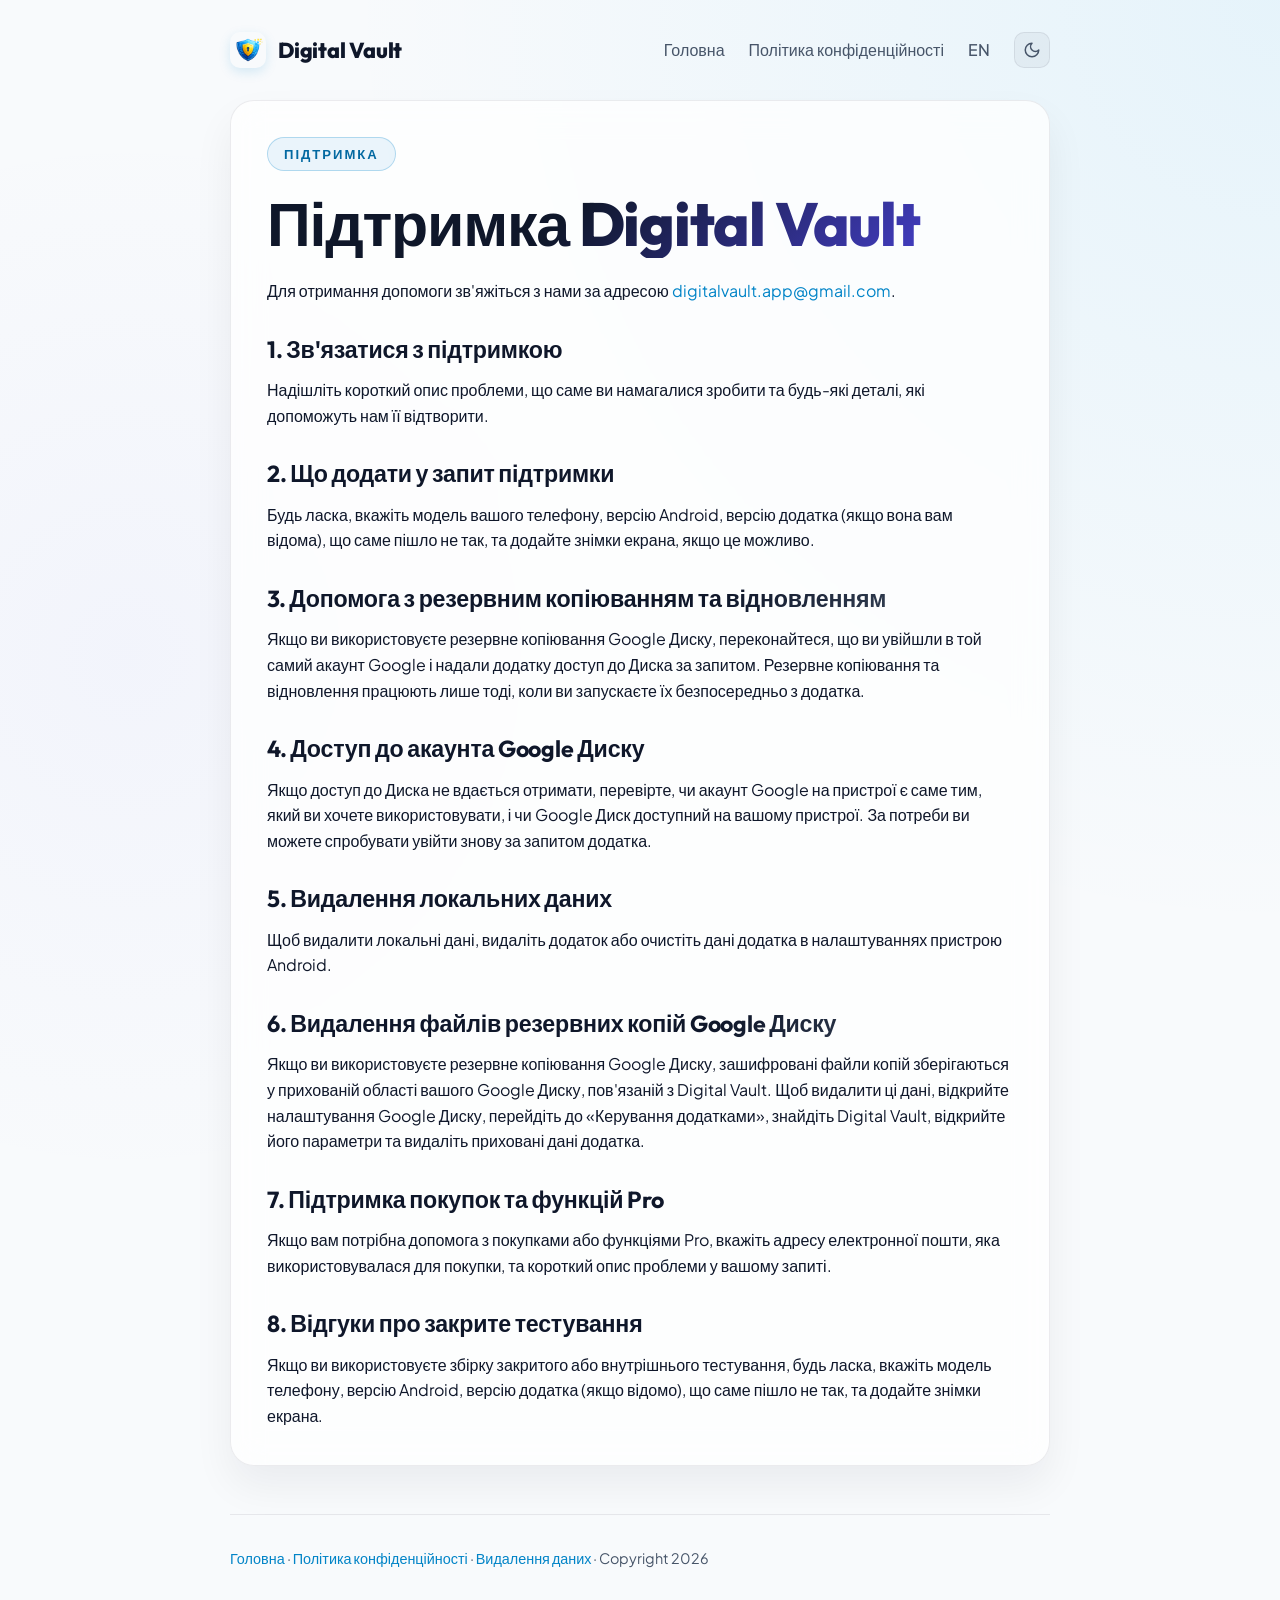
<file: ua/support/index.html>
<!doctype html>
<html lang="uk">
<head>
  <meta charset="utf-8">
  <meta name="viewport" content="width=device-width, initial-scale=1">
  <title>Підтримка Digital Vault</title>
  <meta name="description" content="Сторінка підтримки Digital Vault.">
  <link rel="icon" type="image/png" href="../../assets/app_icon.png">
  <link rel="stylesheet" href="../../assets/styles.css">
  <script>
    (function() {
      const savedTheme = localStorage.getItem('theme');
      const prefersDark = window.matchMedia('(prefers-color-scheme: dark)').matches;
      const theme = savedTheme || (prefersDark ? 'dark' : 'light');
      document.documentElement.setAttribute('data-theme', theme);
    })();
  </script>
</head>
<body>
  <div class="page-shell page-shell-narrow">
    <header class="site-header">
      <a class="brand" href="../">
        <img src="../../assets/app_icon.png" alt="Digital Vault Logo">
        <span>Digital Vault</span>
      </a>
      <nav class="site-nav" aria-label="Primary">
        <a href="../">Головна</a>
        <a href="../privacy/">Політика конфіденційності</a>
        <a href="../../support/">EN</a>
        <button class="theme-toggle-btn" id="theme-toggle" aria-label="Toggle theme" title="Toggle theme">
          <svg class="sun-icon" viewBox="0 0 24 24" fill="none" stroke="currentColor" stroke-width="2" stroke-linecap="round" stroke-linejoin="round">
            <circle cx="12" cy="12" r="4"></circle>
            <path d="M12 2v2"></path>
            <path d="M12 20v2"></path>
            <path d="M4.93 4.93l1.41 1.41"></path>
            <path d="M17.66 17.66l1.41 1.41"></path>
            <path d="M2 12h2"></path>
            <path d="M20 12h2"></path>
            <path d="M6.34 17.66l-1.41 1.41"></path>
            <path d="M19.07 4.93l-1.41 1.41"></path>
          </svg>
          <svg class="moon-icon" viewBox="0 0 24 24" fill="none" stroke="currentColor" stroke-width="2" stroke-linecap="round" stroke-linejoin="round">
            <path d="M12 3a6 6 0 0 0 9 9 9 9 0 1 1-9-9Z"></path>
          </svg>
        </button>
      </nav>
    </header>

    <main class="card page-content">
      <p class="eyebrow">Підтримка</p>
      <h1>Підтримка Digital Vault</h1>
      <p>
        Для отримання допомоги зв'яжіться з нами за адресою <a href="mailto:digitalvault.app@gmail.com">digitalvault.app@gmail.com</a>.
      </p>

      <h2>1. Зв'язатися з підтримкою</h2>
      <p>
        Надішліть короткий опис проблеми, що саме ви намагалися зробити та будь-які деталі, які допоможуть нам її відтворити.
      </p>

      <h2>2. Що додати у запит підтримки</h2>
      <p>
        Будь ласка, вкажіть модель вашого телефону, версію Android, версію додатка (якщо вона вам відома), що саме пішло не так, та додайте знімки екрана, якщо це можливо.
      </p>

      <h2>3. Допомога з резервним копіюванням та відновленням</h2>
      <p>
        Якщо ви використовуєте резервне копіювання Google Диску, переконайтеся, що ви увійшли в той самий акаунт Google і надали додатку доступ до Диска за запитом. Резервне копіювання та відновлення працюють лише тоді, коли ви запускаєте їх безпосередньо з додатка.
      </p>

      <h2>4. Доступ до акаунта Google Диску</h2>
      <p>
        Якщо доступ до Диска не вдається отримати, перевірте, чи акаунт Google на пристрої є саме тим, який ви хочете використовувати, і чи Google Диск доступний на вашому пристрої. За потреби ви можете спробувати увійти знову за запитом додатка.
      </p>

      <h2>5. Видалення локальних даних</h2>
      <p>
        Щоб видалити локальні дані, видаліть додаток або очистіть дані додатка в налаштуваннях пристрою Android.
      </p>

      <h2>6. Видалення файлів резервних копій Google Диску</h2>
      <p>
        Якщо ви використовуєте резервне копіювання Google Диску, зашифровані файли копій зберігаються у прихованій області вашого Google Диску, пов'язаній з Digital Vault. Щоб видалити ці дані, відкрийте налаштування Google Диску, перейдіть до «Керування додатками», знайдіть Digital Vault, відкрийте його параметри та видаліть приховані дані додатка.
      </p>

      <h2>7. Підтримка покупок та функцій Pro</h2>
      <p>
        Якщо вам потрібна допомога з покупками або функціями Pro, вкажіть адресу електронної пошти, яка використовувалася для покупки, та короткий опис проблеми у вашому запиті.
      </p>

      <h2>8. Відгуки про закрите тестування</h2>
      <p>
        Якщо ви використовуєте збірку закритого або внутрішнього тестування, будь ласка, вкажіть модель телефону, версію Android, версію додатка (якщо відомо), що саме пішло не так, та додайте знімки екрана.
      </p>
    </main>

    <footer class="site-footer">
      <p>
        <a href="../">Головна</a>
        <span aria-hidden="true">&middot;</span>
        <a href="../privacy/">Політика конфіденційності</a>
        <span aria-hidden="true">&middot;</span>
        <a href="../data-deletion/">Видалення даних</a>
        <span aria-hidden="true">&middot;</span>
        <span>Copyright 2026</span>
      </p>
    </footer>
  </div>
  <script>
    document.getElementById('theme-toggle').addEventListener('click', () => {
      const currentTheme = document.documentElement.getAttribute('data-theme') || 'dark';
      const newTheme = currentTheme === 'dark' ? 'light' : 'dark';
      document.documentElement.setAttribute('data-theme', newTheme);
      localStorage.setItem('theme', newTheme);
    });
  </script>
</body>
</html>
</file>
<file: assets/styles.css>
@import url('https://fonts.googleapis.com/css2?family=Outfit:wght@300;400;500;600;700;800&family=Plus+Jakarta+Sans:wght@300;400;500;600;700&display=swap');

:root {
  color-scheme: dark;
  --bg: #0b0f17;
  --panel: rgba(17, 24, 39, 0.75);
  --text: #f3f4f6;
  --muted: #9ca3af;
  --border: rgba(255, 255, 255, 0.08);
  --accent: #38bdf8;
  --accent-strong: #0ea5e9;
  --accent-glow: rgba(56, 189, 248, 0.12);
  --shadow: 0 20px 40px rgba(0, 0, 0, 0.45);

  /* Background Glow Gradients */
  --bg-glow-1: rgba(14, 165, 233, 0.12);
  --bg-glow-2: rgba(37, 99, 235, 0.08);

  /* Typography Colors */
  --h1-gradient: linear-gradient(135deg, #ffffff 40%, #a5b4fc 100%);
  --h2-gradient: linear-gradient(135deg, #ffffff 60%, #9ca3af 100%);
  --h3-color: #ffffff;
  --h2-page-content-color: #ffffff;

  /* Card/Hero Glow and Shadows */
  --hero-glow: rgba(56, 189, 248, 0.07);
  --border-hover: rgba(56, 189, 248, 0.2);
  --hero-shadow-hover: 0 30px 60px rgba(0, 0, 0, 0.5), 0 0 30px rgba(56, 189, 248, 0.05);
  --card-border-hover: rgba(56, 189, 248, 0.25);
  --card-shadow-hover: 0 25px 50px rgba(0, 0, 0, 0.5), 0 0 25px rgba(56, 189, 248, 0.07);
  --brand-shadow: 0 4px 12px rgba(56, 189, 248, 0.2);
  --eyebrow-border: rgba(56, 189, 248, 0.2);

  /* Buttons */
  --btn-primary-text: #0b0f17;
  --btn-primary-text-hover: #ffffff;
  --btn-primary-gradient-end: #60a5fa;
  --btn-primary-gradient-hover-end: #3b82f6;
  --btn-primary-shadow: 0 6px 20px rgba(56, 189, 248, 0.25);
  --btn-primary-shadow-hover: 0 10px 25px rgba(56, 189, 248, 0.4);
  --btn-secondary-bg: rgba(255, 255, 255, 0.05);
  --btn-secondary-bg-hover: rgba(255, 255, 255, 0.09);
  --btn-secondary-border-hover: rgba(255, 255, 255, 0.2);

  --android-first-glow: rgba(56, 189, 248, 0.04);
}

html[data-theme="light"] {
  color-scheme: light;
  --bg: #f8fafc;
  --panel: rgba(255, 255, 255, 0.75);
  --text: #0f172a;
  --muted: #475569;
  --border: rgba(15, 23, 42, 0.08);
  --accent: #0284c7;
  --accent-strong: #0369a1;
  --accent-glow: rgba(2, 132, 199, 0.08);
  --shadow: 0 20px 40px rgba(15, 23, 42, 0.06);

  /* Background Glow Gradients */
  --bg-glow-1: rgba(14, 165, 233, 0.08);
  --bg-glow-2: rgba(99, 102, 241, 0.04);

  /* Typography Colors */
  --h1-gradient: linear-gradient(135deg, #0f172a 40%, #4f46e5 100%);
  --h2-gradient: linear-gradient(135deg, #0f172a 60%, #475569 100%);
  --h3-color: #0f172a;
  --h2-page-content-color: #0f172a;

  /* Card/Hero Glow and Shadows */
  --hero-glow: rgba(56, 189, 248, 0.04);
  --border-hover: rgba(56, 189, 248, 0.35);
  --hero-shadow-hover: 0 30px 60px rgba(15, 23, 42, 0.1), 0 0 30px rgba(56, 189, 248, 0.08);
  --card-border-hover: rgba(56, 189, 248, 0.35);
  --card-shadow-hover: 0 25px 50px rgba(15, 23, 42, 0.08), 0 0 25px rgba(56, 189, 248, 0.08);
  --brand-shadow: 0 4px 12px rgba(2, 132, 199, 0.15);
  --eyebrow-border: rgba(2, 132, 199, 0.25);

  /* Buttons */
  --btn-primary-text: #ffffff;
  --btn-primary-text-hover: #ffffff;
  --btn-primary-gradient-end: #2563eb;
  --btn-primary-gradient-hover-end: #1d4ed8;
  --btn-primary-shadow: 0 6px 20px rgba(2, 132, 199, 0.2);
  --btn-primary-shadow-hover: 0 10px 25px rgba(2, 132, 199, 0.35);
  --btn-secondary-bg: rgba(15, 23, 42, 0.04);
  --btn-secondary-bg-hover: rgba(15, 23, 42, 0.08);
  --btn-secondary-border-hover: rgba(15, 23, 42, 0.16);

  --android-first-glow: rgba(56, 189, 248, 0.02);
}

* {
  box-sizing: border-box;
}

html {
  scroll-behavior: smooth;
}

body {
  margin: 0;
  font-family: 'Plus Jakarta Sans', -apple-system, BlinkMacSystemFont, "Segoe UI", Roboto, sans-serif;
  line-height: 1.6;
  color: var(--text);
  background: 
    radial-gradient(circle at top right, var(--bg-glow-1), transparent 45%),
    radial-gradient(circle at 10% 40%, var(--bg-glow-2), transparent 35%),
    var(--bg);
  min-height: 100vh;
}

a {
  color: var(--accent);
  text-decoration: none;
  transition: color 0.2s ease;
}

a:hover {
  color: var(--accent-strong);
}

.page-shell {
  width: min(1100px, calc(100% - 2rem));
  margin: 0 auto;
  padding: 1.5rem 0 3rem;
}

.page-shell-narrow {
  width: min(820px, calc(100% - 2rem));
}

.site-header,
.site-footer {
  display: flex;
  align-items: center;
  justify-content: space-between;
  gap: 1rem;
}

.site-header {
  padding: 0.5rem 0 2rem;
}

.site-footer {
  margin-top: 3rem;
  padding: 2rem 0 0.5rem;
  border-top: 1px solid var(--border);
  color: var(--muted);
  flex-wrap: wrap;
  font-size: 0.9rem;
}

.brand {
  color: var(--text);
  text-decoration: none;
  font-weight: 800;
  letter-spacing: -0.01em;
  font-family: 'Outfit', sans-serif;
  display: inline-flex;
  align-items: center;
  gap: 0.75rem;
  font-size: 1.35rem;
}

.brand img {
  width: 36px;
  height: 36px;
  border-radius: 10px;
  box-shadow: var(--brand-shadow);
}

.site-nav {
  display: flex;
  gap: 1.5rem;
  flex-wrap: wrap;
  align-items: center;
}

.site-nav a {
  color: var(--muted);
  font-weight: 500;
}

.site-nav a:hover {
  color: var(--accent);
}

.site-nav a.lang-switch {
  background: var(--btn-secondary-bg);
  border: 1px solid var(--border);
  padding: 0.3rem 0.65rem;
  border-radius: 6px;
  font-size: 0.85rem;
}

.site-nav a.lang-switch:hover {
  background: var(--accent-glow);
  border-color: var(--accent);
}

.card {
  background: var(--panel);
  border: 1px solid var(--border);
  border-radius: 28px;
  box-shadow: var(--shadow);
  backdrop-filter: blur(16px);
  transition: transform 0.3s cubic-bezier(0.16, 1, 0.3, 1), border-color 0.3s ease, box-shadow 0.3s ease;
}

.hero {
  padding: clamp(2.5rem, 6vw, 4.5rem) clamp(1.5rem, 4vw, 3rem);
  text-align: center;
  display: flex;
  flex-direction: column;
  align-items: center;
  position: relative;
  overflow: hidden;
  background: radial-gradient(circle at bottom, var(--hero-glow), transparent 60%), var(--panel);
}

.hero:hover {
  transform: translateY(-2px);
  border-color: var(--border-hover);
  box-shadow: var(--hero-shadow-hover);
}

.eyebrow {
  margin: 0 0 1.25rem;
  font-size: 0.82rem;
  letter-spacing: 0.15em;
  text-transform: uppercase;
  color: var(--accent-strong);
  font-weight: 700;
  background: var(--accent-glow);
  padding: 0.35rem 1rem;
  border-radius: 999px;
  border: 1px solid var(--eyebrow-border);
  display: inline-block;
  font-family: 'Outfit', sans-serif;
}

h1,
h2,
h3,
p {
  margin-top: 0;
}

h1, h2, h3 {
  font-family: 'Outfit', sans-serif;
}

h1 {
  font-size: clamp(2.2rem, 5vw, 3.8rem);
  line-height: 1.1;
  margin-bottom: 1.25rem;
  background: var(--h1-gradient);
  -webkit-background-clip: text;
  -webkit-text-fill-color: transparent;
  font-weight: 800;
  letter-spacing: -0.02em;
}

h2 {
  font-size: clamp(1.6rem, 3vw, 2.2rem);
  line-height: 1.2;
  margin-bottom: 0.85rem;
  background: var(--h2-gradient);
  -webkit-background-clip: text;
  -webkit-text-fill-color: transparent;
  font-weight: 700;
  letter-spacing: -0.01em;
}

h3 {
  font-size: 1.2rem;
  line-height: 1.3;
  margin-bottom: 0.65rem;
  color: var(--h3-color);
}

.lead {
  font-size: 1.15rem;
  color: var(--muted);
  max-width: 60ch;
  line-height: 1.6;
}

.section-heading {
  margin: 4rem 0 2rem;
  text-align: center;
}

.section-heading .eyebrow {
  margin-bottom: 0.85rem;
}

.section-lead {
  color: var(--muted);
  max-width: 64ch;
  margin: 0 auto;
  font-size: 1.05rem;
}

.hero-links {
  display: flex;
  gap: 1rem;
  flex-wrap: wrap;
  margin-top: 2rem;
  justify-content: center;
}

.vault-note {
  margin: 2rem 0 0;
  padding-top: 1.5rem;
  border-top: 1px solid var(--border);
  color: var(--muted);
  font-size: 0.9rem;
}

.button {
  display: inline-flex;
  align-items: center;
  justify-content: center;
  min-height: 3.25rem;
  padding: 0.85rem 2rem;
  border-radius: 999px;
  font-weight: 600;
  transition: all 0.2s cubic-bezier(0.16, 1, 0.3, 1);
  font-size: 1rem;
}

.button-primary {
  color: var(--btn-primary-text);
  background: linear-gradient(135deg, var(--accent) 0%, var(--btn-primary-gradient-end) 100%);
  border: none;
  box-shadow: var(--btn-primary-shadow);
}

.button-primary:hover {
  transform: translateY(-2px);
  box-shadow: var(--btn-primary-shadow-hover);
  background: linear-gradient(135deg, var(--accent-strong) 0%, var(--btn-primary-gradient-hover-end) 100%);
  color: var(--btn-primary-text-hover);
}

.button-secondary {
  color: var(--text);
  background: var(--btn-secondary-bg);
  border: 1px solid var(--border);
}

.button-secondary:hover {
  background: var(--btn-secondary-bg-hover);
  transform: translateY(-2px);
  border-color: var(--btn-secondary-border-hover);
}

.feature-section {
  margin-top: 1.5rem;
}

.feature-grid {
  display: grid;
  grid-template-columns: repeat(auto-fit, minmax(280px, 1fr));
  gap: 1.25rem;
}

.feature-card {
  padding: 1.75rem;
  border-radius: 24px;
}

.feature-card:hover {
  transform: translateY(-4px);
  border-color: var(--card-border-hover);
  box-shadow: var(--card-shadow-hover);
}

.page-content {
  padding: 2.25rem 2.25rem;
  border-radius: 24px;
}

.page-content a {
  overflow-wrap: anywhere;
}

.page-content h2 {
  margin-top: 2rem;
  color: var(--h2-page-content-color);
  font-size: 1.45rem;
}

.page-content p:last-child {
  margin-bottom: 0;
}

.muted {
  color: var(--muted);
}

.android-first {
  margin-top: 2rem;
  padding: 2rem;
  text-align: center;
  background: radial-gradient(circle at top left, var(--android-first-glow), transparent 50%), var(--panel);
}

.android-first .eyebrow {
  margin-bottom: 1rem;
}

.android-first p {
  max-width: 64ch;
  margin: 0 auto;
  color: var(--muted);
}

ul {
  padding-left: 1.2rem;
}

li + li {
  margin-top: 0.45rem;
}

@media (max-width: 800px) {
  .site-header,
  .site-footer {
    align-items: flex-start;
    flex-direction: column;
    gap: 1.25rem;
  }

  .page-shell {
    width: min(1100px, calc(100% - 1.5rem));
  }
}

/* Theme Toggle Button Styling */
.theme-toggle-btn {
  background: var(--btn-secondary-bg);
  border: 1px solid var(--border);
  color: var(--muted);
  cursor: pointer;
  width: 36px;
  height: 36px;
  border-radius: 10px;
  display: inline-flex;
  align-items: center;
  justify-content: center;
  position: relative;
  transition: all 0.3s cubic-bezier(0.16, 1, 0.3, 1);
  padding: 0;
}

.theme-toggle-btn:hover {
  background: var(--accent-glow);
  border-color: var(--accent);
  color: var(--accent);
  transform: translateY(-1px);
}

.theme-toggle-btn svg {
  width: 18px;
  height: 18px;
  position: absolute;
  transition: transform 0.5s cubic-bezier(0.16, 1, 0.3, 1), opacity 0.3s ease;
}

/* Light/Dark Toggle Transitions */
/* Default (Dark theme state): Show Sun, hide Moon */
.theme-toggle-btn .sun-icon {
  opacity: 1;
  transform: rotate(0deg) scale(1);
}
.theme-toggle-btn .moon-icon {
  opacity: 0;
  transform: rotate(90deg) scale(0);
}

/* Explicit Dark theme matching default */
html[data-theme="dark"] .theme-toggle-btn .sun-icon {
  opacity: 1;
  transform: rotate(0deg) scale(1);
}
html[data-theme="dark"] .theme-toggle-btn .moon-icon {
  opacity: 0;
  transform: rotate(90deg) scale(0);
}

/* Light theme overrides: Show Moon, hide Sun */
html[data-theme="light"] .theme-toggle-btn .sun-icon {
  opacity: 0;
  transform: rotate(-90deg) scale(0);
}
html[data-theme="light"] .theme-toggle-btn .moon-icon {
  opacity: 1;
  transform: rotate(0deg) scale(1);
}
</file>
